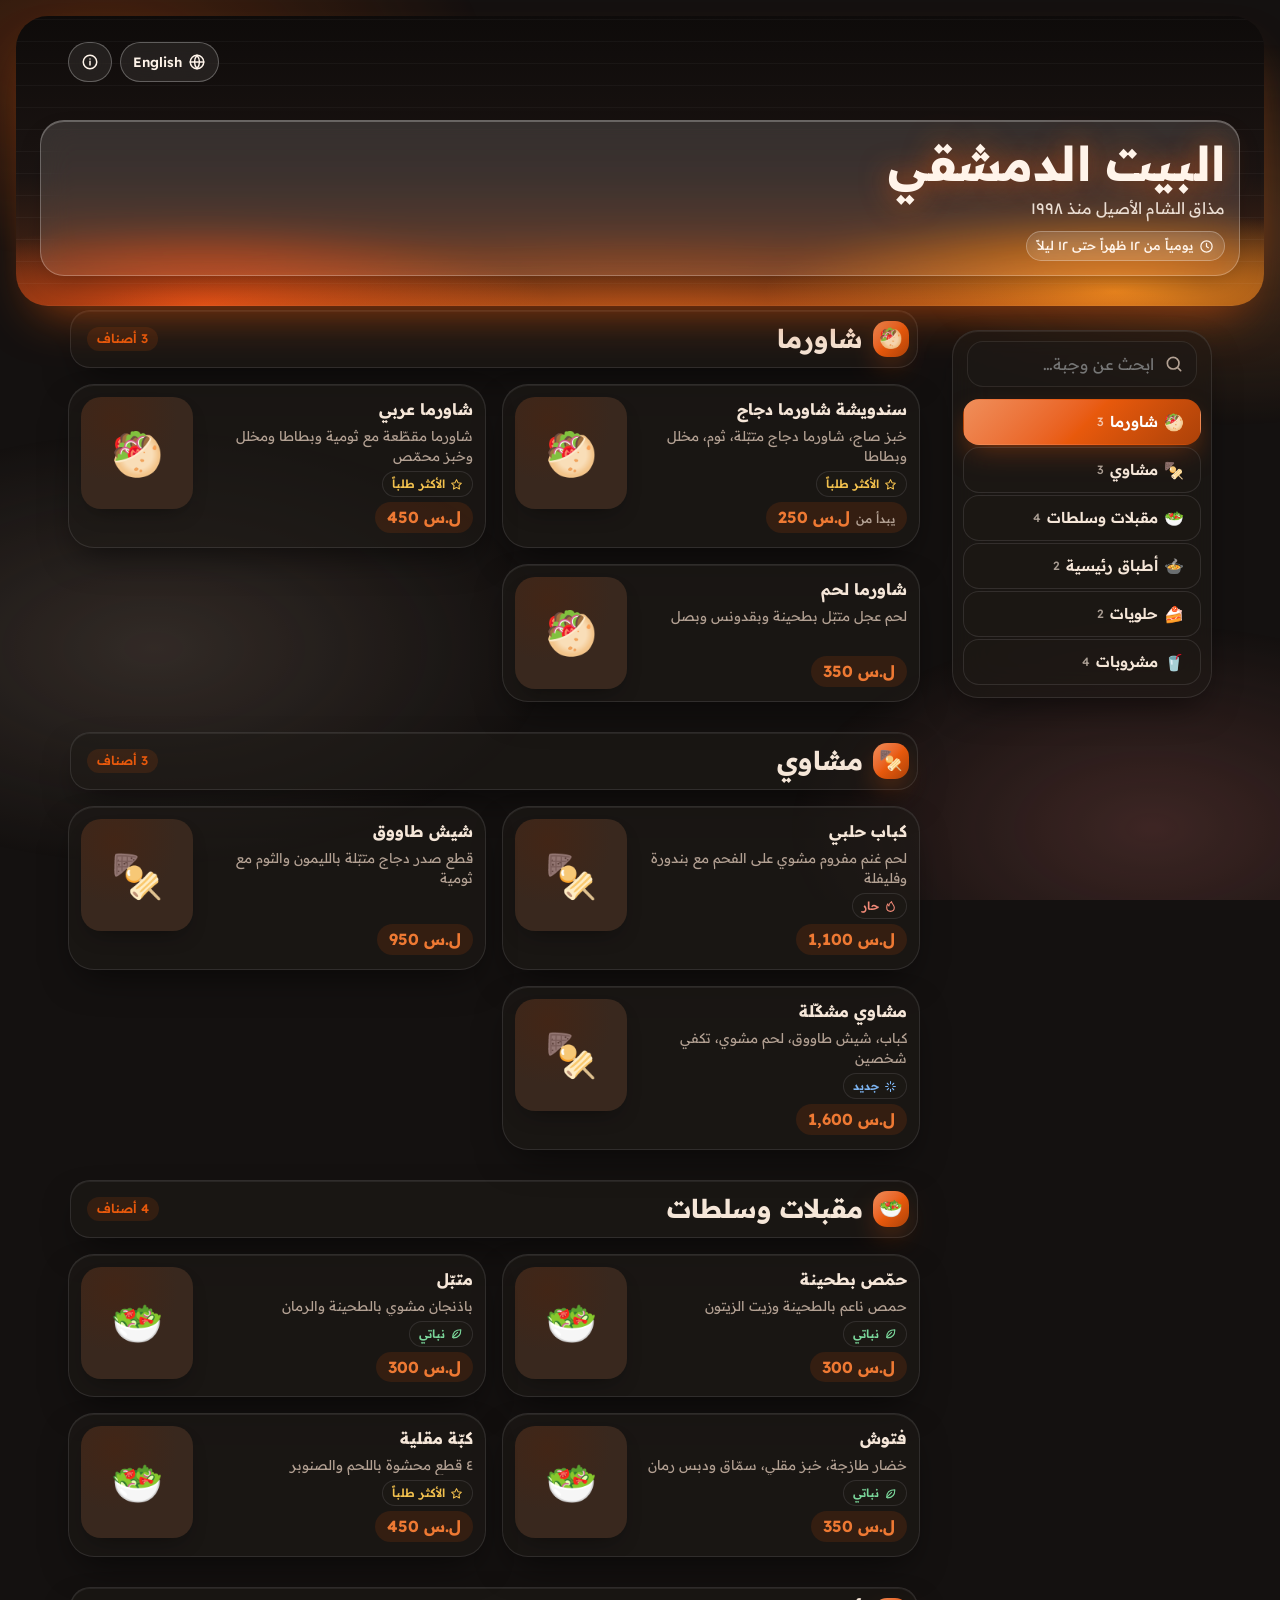
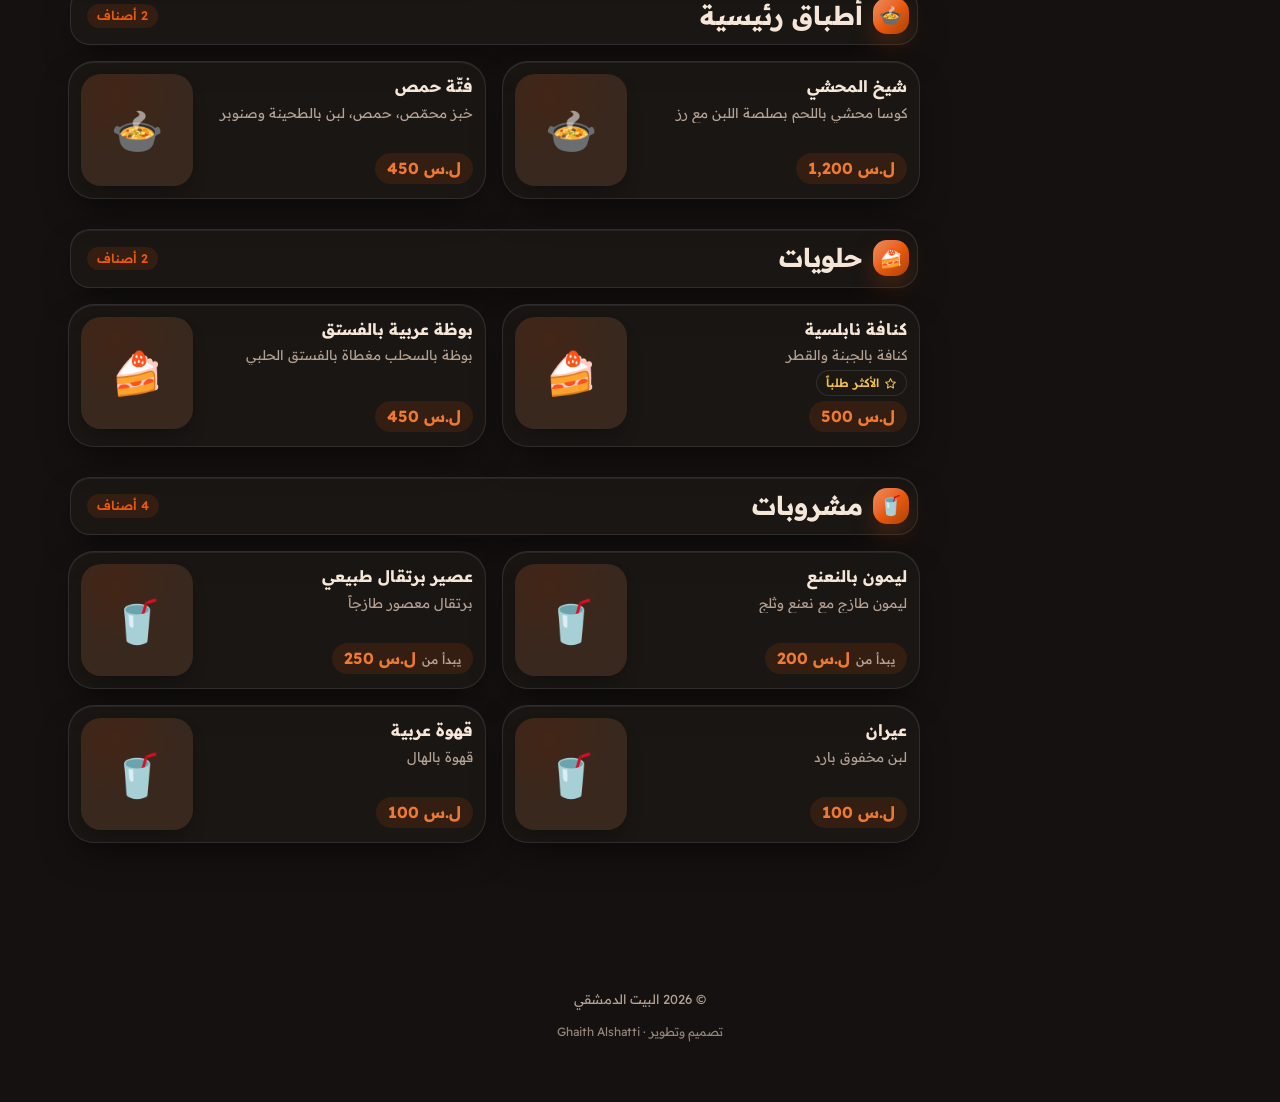
<file: index.html>
<!doctype html>
<html lang="ar" dir="rtl">
<head>
  <meta charset="utf-8">
  <meta name="viewport" content="width=device-width, initial-scale=1, viewport-fit=cover">
  <meta name="theme-color" content="#e8590c">
  <!--meta-->
  <meta name="description" content="مذاق الشام الأصيل منذ ١٩٩٨">
  <meta property="og:type" content="website">
  <meta property="og:title" content="البيت الدمشقي">
  <meta property="og:description" content="مذاق الشام الأصيل منذ ١٩٩٨">
  <meta property="og:url" content="https://ghaithalshatti.github.io/damascene-house-static/">
  <!--/meta-->
  <title>البيت الدمشقي</title>
  <link rel="icon" href="data:image/svg+xml,%3Csvg xmlns='http://www.w3.org/2000/svg' viewBox='0 0 100 100'%3E%3Ctext y='.9em' font-size='90'%3E🍽️%3C/text%3E%3C/svg%3E">
  <link rel="preload" href="assets/fonts/readex-pro-arabic-wght-normal.woff2" as="font" type="font/woff2" crossorigin>
  <link rel="stylesheet" href="assets/css/base.css">
  <link rel="stylesheet" href="assets/css/menu.css">
  <link rel="stylesheet" href="assets/css/themes.css">
  <link rel="stylesheet" href="assets/css/glass.css">
  <link rel="stylesheet" href="assets/css/style-app.css">
  <link rel="stylesheet" href="assets/css/style-magazine.css">
</head>
<body>
  <div id="app">
    <div class="skeleton sk-hero"></div>
    <div class="wrap" style="padding:20px 16px;display:grid;gap:12px">
      <div class="skeleton" style="height:40px;width:70%"></div>
      <div class="skeleton sk-card"></div><div class="skeleton sk-card"></div><div class="skeleton sk-card"></div>
    </div>
  </div>
  <script type="module" src="assets/js/menu.js"></script>
</body>
</html>
</file>
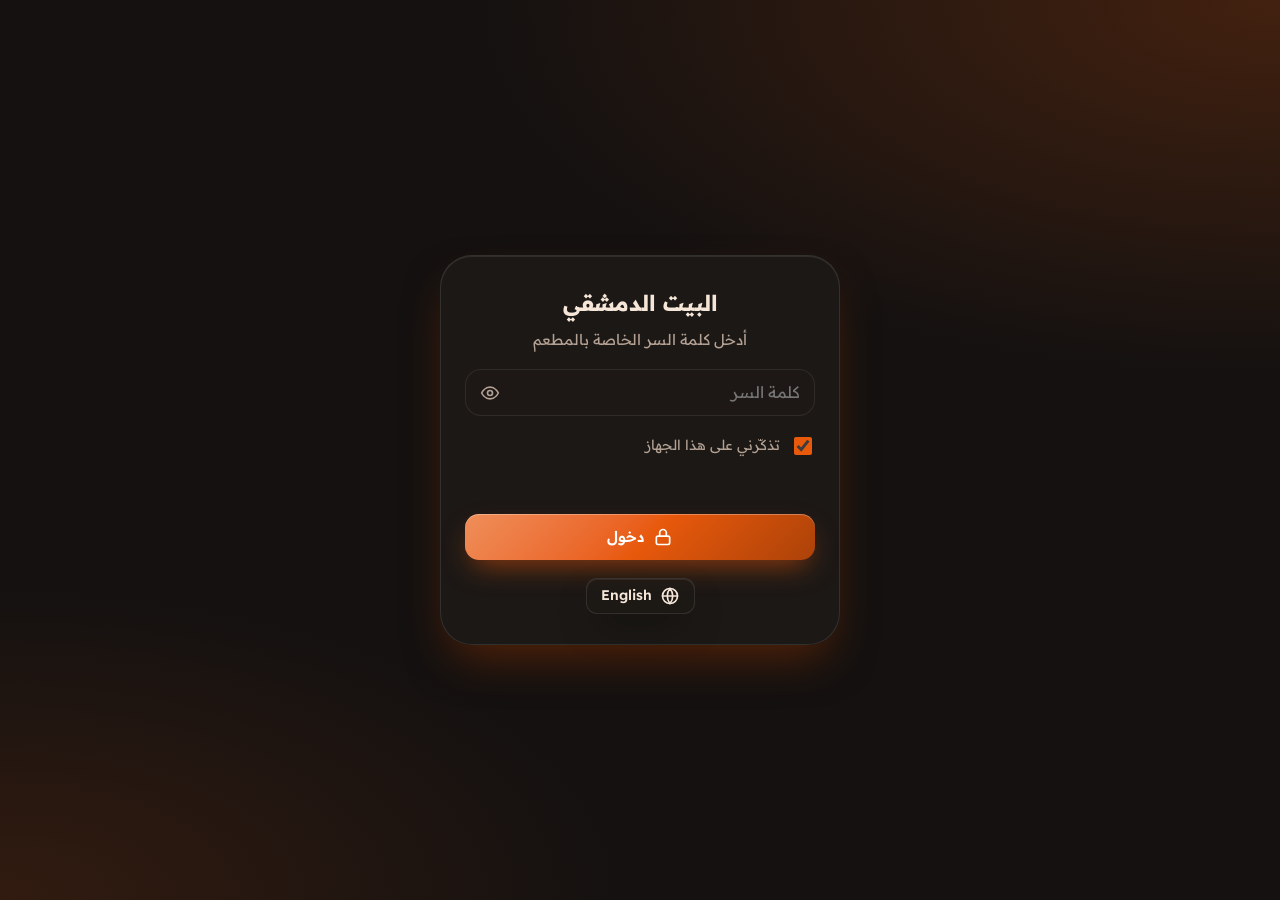
<file: admin/index.html>
<!doctype html>
<html lang="ar" dir="rtl">
<head>
  <meta charset="utf-8">
  <meta name="viewport" content="width=device-width, initial-scale=1, viewport-fit=cover">
  <meta name="theme-color" content="#B5532C">
  <meta name="robots" content="noindex, nofollow">
  <title>لوحة الإدارة</title>
  <link rel="icon" href="data:image/svg+xml,%3Csvg xmlns='http://www.w3.org/2000/svg' viewBox='0 0 100 100'%3E%3Ctext y='.9em' font-size='90'%3E⚙️%3C/text%3E%3C/svg%3E">
  <link rel="preload" href="../assets/fonts/readex-pro-arabic-wght-normal.woff2" as="font" type="font/woff2" crossorigin>
  <link rel="stylesheet" href="../assets/css/base.css">
  <link rel="stylesheet" href="../assets/css/admin.css">
  <link rel="stylesheet" href="../assets/css/themes.css">
  <link rel="stylesheet" href="../assets/css/glass.css">
  <link rel="stylesheet" href="../assets/css/style-app.css">
  <link rel="stylesheet" href="../assets/css/style-magazine.css">
</head>
<body class="adm">
  <div id="app"><div class="login"><div class="spinner" style="color:var(--primary);width:28px;height:28px"></div></div></div>
  <script src="../assets/vendor/Sortable.min.js"></script>
  <script type="module" src="../assets/js/admin.js"></script>
</body>
</html>
</file>
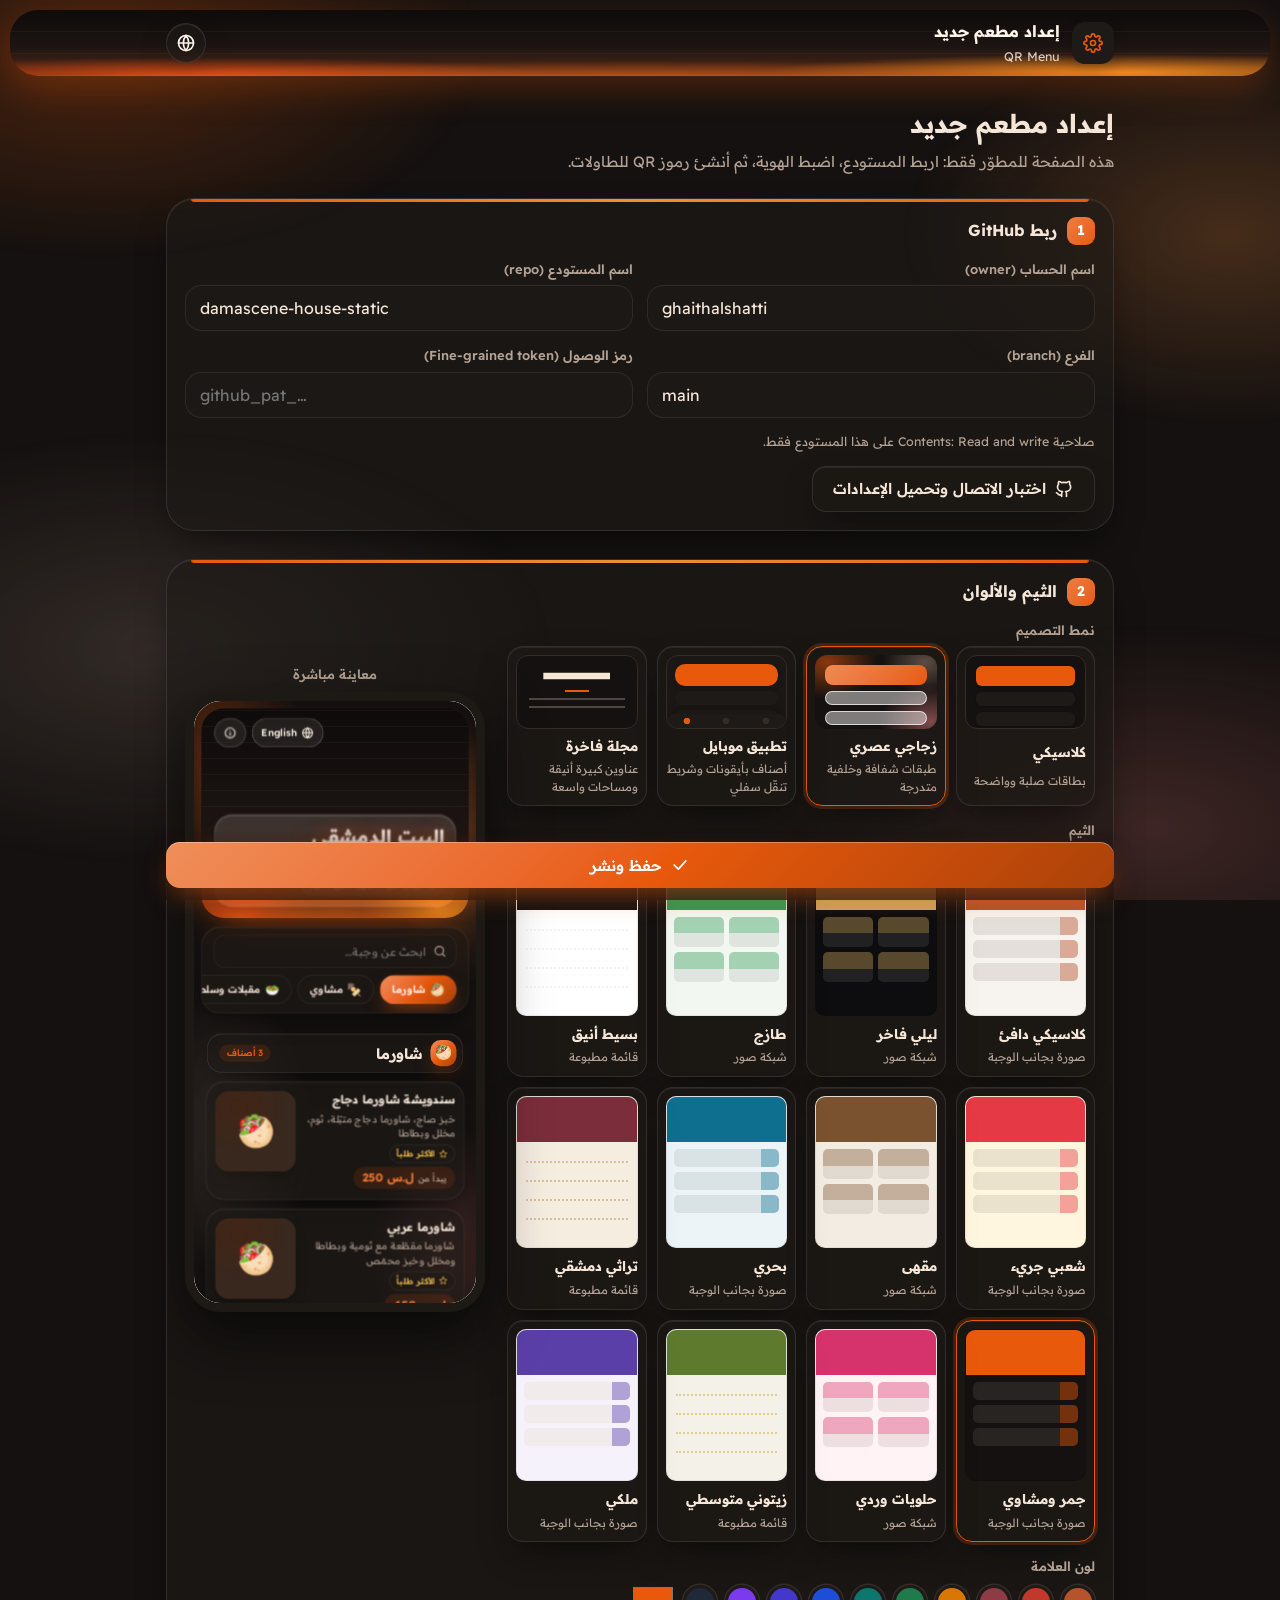
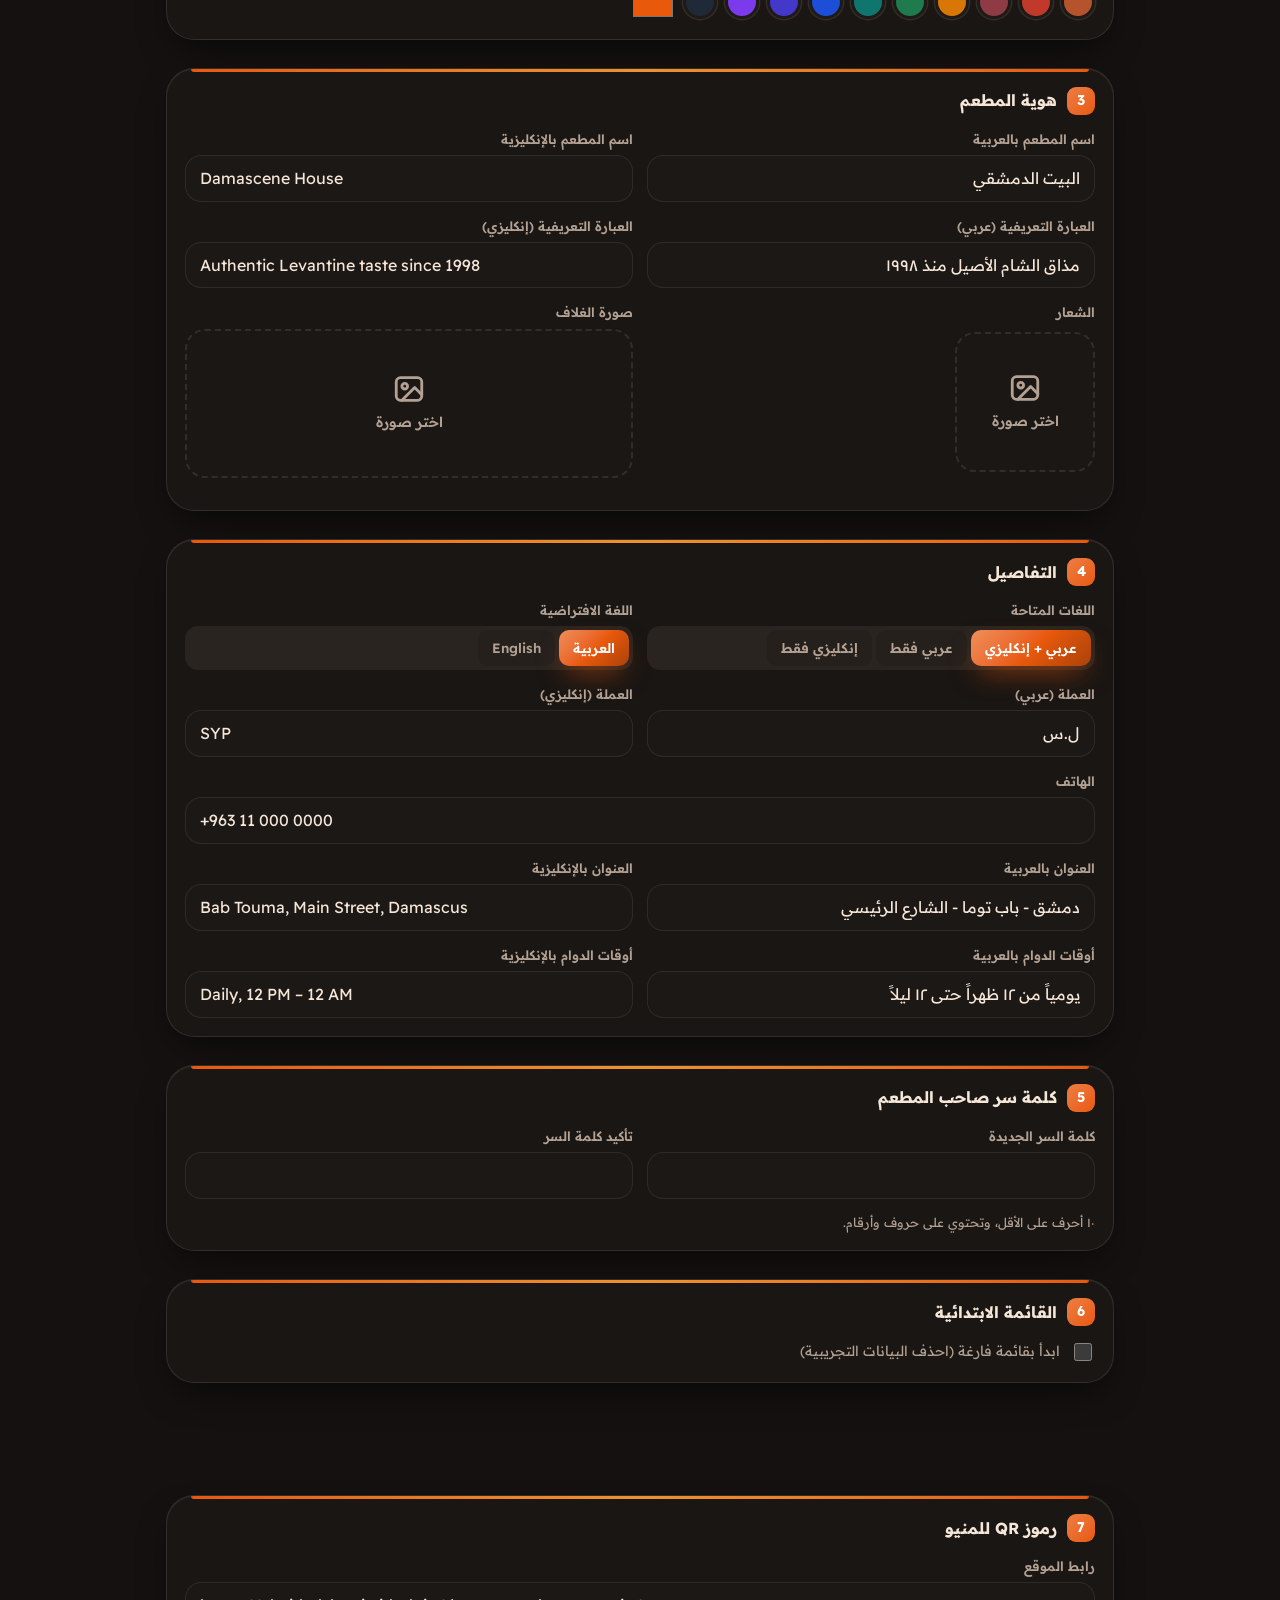
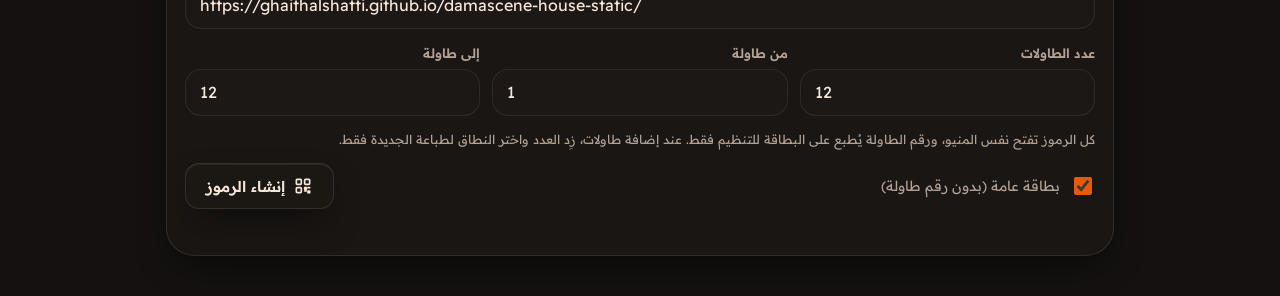
<file: setup/index.html>
<!doctype html>
<html lang="ar" dir="rtl">
<head>
  <meta charset="utf-8">
  <meta name="viewport" content="width=device-width, initial-scale=1, viewport-fit=cover">
  <meta name="theme-color" content="#B5532C">
  <meta name="robots" content="noindex, nofollow">
  <title>Setup</title>
  <link rel="icon" href="data:image/svg+xml,%3Csvg xmlns='http://www.w3.org/2000/svg' viewBox='0 0 100 100'%3E%3Ctext y='.9em' font-size='90'%3E🛠️%3C/text%3E%3C/svg%3E">
  <link rel="preload" href="../assets/fonts/readex-pro-arabic-wght-normal.woff2" as="font" type="font/woff2" crossorigin>
  <link rel="stylesheet" href="../assets/css/base.css">
  <link rel="stylesheet" href="../assets/css/admin.css">
  <link rel="stylesheet" href="../assets/css/themes.css">
  <link rel="stylesheet" href="../assets/css/glass.css">
  <link rel="stylesheet" href="../assets/css/style-app.css">
  <link rel="stylesheet" href="../assets/css/style-magazine.css">
</head>
<body class="adm">
  <div id="app"><div class="login"><div class="spinner" style="color:var(--primary);width:28px;height:28px"></div></div></div>
  <script type="module" src="../assets/js/setup.js"></script>
</body>
</html>
</file>
<file: assets/css/base.css>
/* ===== Fonts (self-hosted, no external requests) ===== */
@font-face { font-family: 'Readex'; font-style: normal; font-display: swap; font-weight: 160 700;
  src: url(../fonts/readex-pro-arabic-wght-normal.woff2) format('woff2-variations'), url(../fonts/readex-pro-arabic-wght-normal.woff2) format('woff2');
  unicode-range: U+0600-06FF,U+0750-077F,U+0870-088E,U+0890-0891,U+0897-08E1,U+08E3-08FF,U+200C-200E,U+2010-2011,U+204F,U+2E41,U+FB50-FDFF,U+FE70-FE74,U+FE76-FEFC; }
@font-face { font-family: 'Readex'; font-style: normal; font-display: swap; font-weight: 160 700;
  src: url(../fonts/readex-pro-latin-ext-wght-normal.woff2) format('woff2-variations'), url(../fonts/readex-pro-latin-ext-wght-normal.woff2) format('woff2');
  unicode-range: U+0100-02BA,U+02BD-02C5,U+02C7-02CC,U+02CE-02D7,U+02DD-02FF,U+0304,U+0308,U+0329,U+1D00-1DBF,U+1E00-1E9F,U+1EF2-1EFF,U+2020,U+20A0-20AB,U+20AD-20C0,U+2113,U+2C60-2C7F,U+A720-A7FF; }
@font-face { font-family: 'Readex'; font-style: normal; font-display: swap; font-weight: 160 700;
  src: url(../fonts/readex-pro-latin-wght-normal.woff2) format('woff2-variations'), url(../fonts/readex-pro-latin-wght-normal.woff2) format('woff2');
  unicode-range: U+0000-00FF,U+0131,U+0152-0153,U+02BB-02BC,U+02C6,U+02DA,U+02DC,U+0304,U+0308,U+0329,U+2000-206F,U+20AC,U+2122,U+2191,U+2193,U+2212,U+2215,U+FEFF,U+FFFD; }

/* ===== Tokens ===== */
:root {
  --primary: #B5532C; --on-primary: #fff;
  --bg: #F7F3EE; --surface: #FFFFFF; --surface-2: #F1ECE5; --text: #1F1A15; --muted: #776D63; --line: #E9E2D8;
  --danger: #C6372B; --ok: #2E7D4F; --warn: #B7791F;
  --primary-soft: color-mix(in srgb, var(--primary) 12%, var(--surface));
  --primary-strong: color-mix(in srgb, var(--primary) 82%, #000);
  --radius: 18px; --radius-sm: 12px;
  --shadow-sm: 0 1px 2px rgba(31, 26, 21, .06), 0 1px 1px rgba(31, 26, 21, .04);
  --shadow: 0 8px 28px rgba(31, 26, 21, .10), 0 2px 6px rgba(31, 26, 21, .06);
  --shadow-lg: 0 24px 60px rgba(31, 26, 21, .22);
  --ease: cubic-bezier(.2, .8, .2, 1);
  --font: 'Readex', system-ui, -apple-system, 'Segoe UI', Tahoma, sans-serif;
  --font-display: var(--font);
  --hero-bg: var(--primary); --hero-text: #fff; --hero-pattern: none;
  --glass-bg: rgba(255,255,255,.18); --glass-border: rgba(255,255,255,.24); --glass-text: #fff;
  --card-border: 1px solid var(--line); --card-shadow: var(--shadow-sm); --card-shadow-hover: var(--shadow);
  --chip-active-bg: var(--text); --chip-active-text: var(--bg); --price: var(--primary);
  color-scheme: light;
}
[data-theme="dark"] {
  --bg: #121110; --surface: #1C1A18; --surface-2: #262320; --text: #F4EFE8; --muted: #A79E93; --line: #2F2B27;
  --primary-soft: color-mix(in srgb, var(--primary) 22%, var(--surface));
  --shadow-sm: 0 1px 2px rgba(0,0,0,.4); --shadow: 0 8px 28px rgba(0,0,0,.45); --shadow-lg: 0 24px 60px rgba(0,0,0,.6);
  color-scheme: dark;
}

/* ===== Reset ===== */
*, *::before, *::after { box-sizing: border-box; }
html { -webkit-text-size-adjust: 100%; scroll-behavior: smooth; }
body { margin: 0; font-family: var(--font); background: var(--bg); color: var(--text); line-height: 1.55; font-size: 15px; -webkit-font-smoothing: antialiased; -webkit-tap-highlight-color: transparent; }
body.no-scroll { overflow: hidden; }
img { max-width: 100%; display: block; }
button, input, select, textarea { font: inherit; color: inherit; }
button { cursor: pointer; background: none; border: 0; padding: 0; }
a { color: inherit; }
h1, h2, h3, h4, p { margin: 0; }
[hidden] { display: none !important; }
.ic { width: 20px; height: 20px; flex: none; }
.sr-only { position: absolute; width: 1px; height: 1px; overflow: hidden; clip: rect(0 0 0 0); white-space: nowrap; }
.num { font-variant-numeric: tabular-nums; direction: ltr; unicode-bidi: isolate; }

/* ===== Buttons ===== */
.btn { display: inline-flex; align-items: center; justify-content: center; gap: 8px; min-height: 46px; padding: 0 20px; border-radius: 14px; font-weight: 600; font-size: 15px; transition: transform .15s var(--ease), background .2s, box-shadow .2s, opacity .2s; user-select: none; white-space: nowrap; }
.btn:active { transform: scale(.97); }
.btn:disabled { opacity: .55; pointer-events: none; }
.btn--primary { background: var(--primary); color: var(--on-primary); box-shadow: 0 6px 18px color-mix(in srgb, var(--primary) 35%, transparent); }
.btn--primary:hover { background: var(--primary-strong); }
.btn--ghost { background: var(--surface-2); color: var(--text); }
.btn--outline { border: 1.5px solid var(--line); background: var(--surface); }
.btn--danger { background: var(--danger); color: #fff; }
.btn--danger-ghost { color: var(--danger); background: color-mix(in srgb, var(--danger) 10%, var(--surface)); }
.btn--block { width: 100%; }
.btn--sm { min-height: 36px; padding: 0 14px; font-size: 14px; border-radius: 11px; }
.icon-btn { width: 42px; height: 42px; border-radius: 50%; display: inline-grid; place-items: center; background: var(--surface); color: var(--text); box-shadow: var(--shadow-sm); transition: transform .15s var(--ease), background .2s; flex: none; }
.icon-btn:active { transform: scale(.92); }
.spinner { width: 18px; height: 18px; border-radius: 50%; border: 2.5px solid currentColor; border-top-color: transparent; animation: spin .8s linear infinite; }
@keyframes spin { to { transform: rotate(360deg); } }

/* ===== Forms ===== */
.field { display: grid; gap: 6px; }
.field > span, .label { font-size: 13px; font-weight: 600; color: var(--muted); }
.input, .select, .textarea { width: 100%; min-height: 46px; padding: 10px 14px; border-radius: 12px; border: 1.5px solid var(--line); background: var(--surface); outline: none; transition: border-color .2s, box-shadow .2s; font-size: 16px; }
.textarea { min-height: 80px; resize: vertical; line-height: 1.5; }
.input:focus, .select:focus, .textarea:focus { border-color: var(--primary); box-shadow: 0 0 0 4px color-mix(in srgb, var(--primary) 16%, transparent); }
.input[dir="ltr"] { text-align: left; }
.field.invalid .input, .field.invalid .textarea { border-color: var(--danger); }
.hint { font-size: 12.5px; color: var(--muted); }
.switch { position: relative; display: inline-flex; align-items: center; gap: 10px; cursor: pointer; user-select: none; }
.switch input { position: absolute; opacity: 0; pointer-events: none; }
.switch__track { width: 46px; height: 28px; border-radius: 99px; background: var(--line); position: relative; transition: background .2s; flex: none; }
.switch__track::after { content: ''; position: absolute; top: 3px; inset-inline-start: 3px; width: 22px; height: 22px; border-radius: 50%; background: #fff; box-shadow: 0 1px 3px rgba(0,0,0,.25); transition: transform .22s var(--ease); }
.switch input:checked + .switch__track { background: var(--ok); }
.switch input:checked + .switch__track::after { transform: translateX(18px); }
[dir="rtl"] .switch input:checked + .switch__track::after { transform: translateX(-18px); }
.switch input:focus-visible + .switch__track { box-shadow: 0 0 0 4px color-mix(in srgb, var(--ok) 25%, transparent); }

/* ===== Sheets (bottom on mobile, centered on desktop) ===== */
.sheet { position: fixed; inset: 0; z-index: 60; background: rgba(15, 12, 10, 0); display: flex; align-items: flex-end; justify-content: center; transition: background .28s var(--ease); }
.sheet.open { background: rgba(15, 12, 10, .5); backdrop-filter: blur(2px); }
.sheet__panel { width: 100%; max-width: 560px; max-height: 92vh; background: var(--surface); border-radius: 24px 24px 0 0; box-shadow: var(--shadow-lg); transform: translateY(100%); transition: transform .32s var(--ease); display: flex; flex-direction: column; overflow: hidden; }
.sheet.open .sheet__panel { transform: none; }
.sheet__grip { width: 42px; height: 5px; border-radius: 9px; background: var(--line); margin: 10px auto 0; flex: none; }
.sheet__head { display: flex; align-items: center; justify-content: space-between; gap: 12px; padding: 14px 20px 10px; flex: none; }
.sheet__head h2 { font-size: 19px; font-weight: 700; }
.sheet__body { padding: 4px 20px 20px; overflow-y: auto; overscroll-behavior: contain; flex: 1; }
.sheet__foot { padding: 14px 20px calc(14px + env(safe-area-inset-bottom)); border-top: 1px solid var(--line); background: var(--surface); flex: none; }
.sheet--center { align-items: center; padding: 20px; }
.sheet--center .sheet__panel { border-radius: 22px; transform: scale(.94); opacity: 0; transition: transform .25s var(--ease), opacity .2s; max-width: 400px; }
.sheet--center.open .sheet__panel { transform: none; opacity: 1; }
@media (min-width: 700px) {
  .sheet { align-items: center; padding: 24px; }
  .sheet__panel { border-radius: 24px; transform: translateY(24px) scale(.98); opacity: 0; transition: transform .3s var(--ease), opacity .25s; }
  .sheet.open .sheet__panel { opacity: 1; }
  .sheet__grip { display: none; }
}
.dialog { padding: 24px; gap: 20px; }
.dialog__msg { font-size: 16px; font-weight: 500; line-height: 1.6; }
.dialog__actions { display: flex; gap: 10px; justify-content: flex-end; }
.dialog__actions .btn { flex: 1; }

/* ===== Toasts ===== */
.toasts { position: fixed; z-index: 100; inset-inline: 0; top: calc(12px + env(safe-area-inset-top)); display: grid; justify-items: center; gap: 8px; pointer-events: none; padding: 0 16px; }
.toast { display: flex; align-items: center; gap: 10px; padding: 12px 18px; border-radius: 14px; background: #1F1A15; color: #fff; box-shadow: var(--shadow-lg); font-size: 14.5px; font-weight: 500; transform: translateY(-14px); opacity: 0; transition: transform .3s var(--ease), opacity .3s; max-width: 520px; }
.toast.in { transform: none; opacity: 1; }
.toast--ok .ic { color: #6EE7A1; } .toast--err { background: var(--danger); }

/* ===== Stepper ===== */
.stepper { display: inline-flex; align-items: center; gap: 4px; background: var(--surface-2); border-radius: 99px; padding: 4px; }
.stepper button { width: 36px; height: 36px; border-radius: 50%; display: grid; place-items: center; background: var(--surface); box-shadow: var(--shadow-sm); transition: transform .12s; }
.stepper button:active { transform: scale(.88); }
.stepper button .ic { width: 18px; height: 18px; }
.stepper output { min-width: 28px; text-align: center; font-weight: 700; font-size: 16px; }

/* ===== Misc ===== */
.banner { padding: 10px 16px; font-size: 13px; text-align: center; background: color-mix(in srgb, var(--warn) 16%, var(--surface)); color: color-mix(in srgb, var(--warn) 70%, var(--text)); font-weight: 500; }
.skeleton { background: linear-gradient(90deg, var(--surface-2) 25%, color-mix(in srgb, var(--surface-2) 60%, var(--surface)) 50%, var(--surface-2) 75%); background-size: 200% 100%; animation: shimmer 1.3s infinite; border-radius: 12px; }
@keyframes shimmer { to { background-position: -200% 0; } }
.chip { display: inline-flex; align-items: center; gap: 5px; padding: 3px 9px; border-radius: 99px; font-size: 11.5px; font-weight: 600; background: var(--surface-2); color: var(--muted); white-space: nowrap; }
.chip .ic { width: 13px; height: 13px; }
.chip--popular { background: color-mix(in srgb, #E8A317 18%, var(--surface)); color: #9A6A00; }
.chip--new { background: color-mix(in srgb, #2F7FD8 15%, var(--surface)); color: #1E5FA8; }
.chip--spicy { background: color-mix(in srgb, #D9412B 14%, var(--surface)); color: #B23421; }
.chip--veg { background: color-mix(in srgb, #2E9A55 15%, var(--surface)); color: #23793F; }
[data-theme="dark"] .chip--popular { color: #F2C14E; } [data-theme="dark"] .chip--new { color: #7DB5F2; }
[data-theme="dark"] .chip--spicy { color: #F28B78; } [data-theme="dark"] .chip--veg { color: #7AD69A; }
@media (prefers-reduced-motion: reduce) { *, *::before, *::after { animation: none !important; transition: none !important; scroll-behavior: auto !important; } }
input[type=search]::-webkit-search-cancel-button, input[type=search]::-webkit-search-decoration { -webkit-appearance: none; display: none; }

/* ===== Search box (shared) ===== */
.search__box { flex: 1; min-width: 0; display: flex; align-items: center; gap: 8px; background: var(--surface); border: 1.5px solid var(--line); border-radius: 14px; padding: 0 12px; height: 46px; transition: border-color .2s, box-shadow .2s; }
.search__box:focus-within { border-color: var(--primary); box-shadow: 0 0 0 4px color-mix(in srgb, var(--primary) 14%, transparent); }
.search__box .ic { color: var(--muted); }
.search__box input { flex: 1; width: 100%; border: 0; outline: 0; background: none; font-size: 16px; min-width: 0; }
.search__clear { color: var(--muted); display: grid; place-items: center; width: 28px; height: 28px; border-radius: 50%; }
</file>
<file: assets/css/menu.css>
/* ===== Customer menu — layout & components (themes live in themes.css) ===== */
.wrap { width: 100%; max-width: 760px; margin: 0 auto; }

/* ---------- Hero ---------- */
.hero { position: relative; color: var(--hero-text); overflow: hidden; isolation: isolate; padding: calc(14px + env(safe-area-inset-top)) 18px 38px; min-height: 270px; display: flex; flex-direction: column; }
.hero > .wrap { width: 100%; }
.hero__bg { position: absolute; inset: 0; z-index: -1; background: var(--hero-bg); }
.hero__bg::after { content: ''; position: absolute; inset: 0; background: var(--hero-pattern); opacity: var(--hero-pattern-opacity, 1); }
.hero__bg::before { content: ''; position: absolute; inset: 0; z-index: 1; background: var(--hero-edge, none); pointer-events: none; }
.hero--cover .hero__bg::before { z-index: 2; }
.hero--cover { --hero-text: #fff; --glass-bg: rgba(255,255,255,.18); --glass-border: rgba(255,255,255,.25); --glass-text: #fff; }
.hero--cover .hero__bg { background: var(--cover) center / cover no-repeat; }
.hero--cover .hero__bg::after { opacity: 1; background: linear-gradient(180deg, rgba(0,0,0,.38) 0%, rgba(0,0,0,.12) 40%, rgba(0,0,0,.74) 100%); }
.hero__top { display: flex; align-items: center; gap: 8px; }
.hero__top .spacer { flex: 1; }
.glass-btn { height: 40px; min-width: 40px; padding: 0 12px; border-radius: 99px; display: inline-flex; align-items: center; justify-content: center; gap: 6px; color: var(--glass-text); background: var(--glass-bg); border: 1px solid var(--glass-border); backdrop-filter: blur(8px); -webkit-backdrop-filter: blur(8px); font-weight: 600; font-size: 13.5px; transition: transform .15s; white-space: nowrap; }
.glass-btn:active { transform: scale(.95); }
.glass-btn .ic { width: 18px; height: 18px; }
.hero__brand { margin-top: auto; display: flex; align-items: center; gap: 14px; padding-top: 34px; }
.logo { width: 74px; height: 74px; border-radius: calc(var(--radius) + 4px); background: var(--surface); display: grid; place-items: center; overflow: hidden; box-shadow: 0 10px 26px rgba(0,0,0,.2); flex: none; color: var(--primary); font-weight: 700; font-size: 30px; font-family: var(--font-display); }
.logo img { width: 100%; height: 100%; object-fit: cover; }
.hero__name { font-family: var(--font-display); font-size: clamp(24px, 6.6vw, 34px); font-weight: 700; line-height: 1.2; text-wrap: balance; }
.hero__tag { opacity: .88; font-size: 14.5px; margin-top: 4px; }
.hero__meta { display: flex; flex-wrap: wrap; gap: 8px; margin-top: 10px; }
.hero__meta .glass-btn { height: 30px; font-size: 12.5px; font-weight: 500; padding: 0 10px; }
.hero__meta .ic { width: 15px; height: 15px; }

/* ---------- Shell: sticky bar + content ---------- */
.bar { position: sticky; top: 0; z-index: 30; background: color-mix(in srgb, var(--bg) 88%, transparent); backdrop-filter: saturate(1.4) blur(14px); -webkit-backdrop-filter: saturate(1.4) blur(14px); border-bottom: 1px solid transparent; transition: border-color .2s, box-shadow .2s; margin-top: -20px; border-radius: 20px 20px 0 0; }
.bar.stuck { border-bottom-color: var(--line); box-shadow: 0 6px 20px rgba(0,0,0,.05); border-radius: 0; }
.mini-logo { width: 0; height: 40px; border-radius: 12px; overflow: hidden; background: var(--primary); color: var(--on-primary); display: grid; place-items: center; font-size: 16px; font-weight: 700; flex: none; opacity: 0; margin-inline-end: -8px; transition: width .25s var(--ease), opacity .2s, margin .25s var(--ease); }
.mini-logo img { width: 100%; height: 100%; object-fit: cover; }
.bar.stuck .mini-logo { width: 40px; opacity: 1; margin-inline-end: 0; }
.search { display: flex; align-items: center; gap: 8px; padding: 14px 16px 2px; }
.cats { display: flex; gap: 8px; overflow-x: auto; padding: 8px 16px 12px; scrollbar-width: none; scroll-padding-inline: 16px; }
.cats::-webkit-scrollbar { display: none; }
.cat { flex: none; display: inline-flex; align-items: center; gap: 6px; height: 40px; padding: 0 16px; border-radius: 99px; background: var(--surface); border: 1.5px solid var(--line); font-weight: 600; font-size: 14px; color: var(--muted); transition: all .2s var(--ease); }
.cat.active { background: var(--chip-active-bg); border-color: var(--chip-active-bg); color: var(--chip-active-text); }
.cat__icon { font-size: 16px; line-height: 1; }
.cat__n { display: none; }

main { padding: 6px 16px 120px; }
.sec { padding-top: 18px; }
.sec__title { display: flex; align-items: center; gap: 10px; font-family: var(--font-display); font-size: 20px; font-weight: 700; margin: 4px 2px 12px; }
.sec__icon { width: 36px; height: 36px; border-radius: 12px; background: var(--primary-soft); display: grid; place-items: center; font-size: 19px; flex: none; }
.sec__count { font-family: var(--font); font-size: 12.5px; font-weight: 500; color: var(--muted); margin-inline-start: auto; white-space: nowrap; }

/* ---------- Cards: base = "row" layout (photo beside text) ---------- */
.items { display: grid; gap: 12px; grid-template-columns: minmax(0, 1fr); }
.card { position: relative; display: flex; gap: 14px; padding: 12px; background: var(--surface); border-radius: var(--radius); box-shadow: var(--card-shadow); border: var(--card-border); cursor: pointer; transition: transform .18s var(--ease), box-shadow .2s; animation: rise .45s var(--ease) both; }
.card:active { transform: scale(.985); }
@media (hover: hover) { .card:hover { box-shadow: var(--card-shadow-hover); transform: translateY(-2px); } }
@keyframes rise { from { opacity: 0; transform: translateY(10px); } }
.card__body { flex: 1; min-width: 0; display: flex; flex-direction: column; gap: 5px; padding: 2px 0; }
.card__name { font-family: var(--font-display); font-size: 16px; font-weight: 700; line-height: 1.35; }
.card__desc { color: var(--muted); font-size: 13.5px; line-height: 1.5; display: -webkit-box; -webkit-line-clamp: 2; -webkit-box-orient: vertical; overflow: hidden; }
.card__tags { display: flex; flex-wrap: wrap; gap: 5px; }
.card__price { margin-top: auto; padding-top: 4px; font-weight: 700; color: var(--price); font-size: 16px; display: flex; align-items: baseline; flex-wrap: wrap; gap: 0 6px; }
.card__price small { color: var(--muted); font-weight: 500; font-size: 12px; }
.card__media { position: relative; width: 112px; height: 112px; flex: none; }
.card__media > .media { width: 100%; height: 100%; border-radius: var(--radius-sm); overflow: hidden; }
.media img { width: 100%; height: 100%; object-fit: cover; background: var(--surface-2); }
.ph { width: 100%; height: 100%; display: grid; place-items: center; background: radial-gradient(80% 80% at 30% 20%, color-mix(in srgb, var(--primary) 18%, var(--surface)) 0%, transparent 70%), color-mix(in srgb, var(--primary) 8%, var(--surface-2)); font-size: 42px; }
.pop { animation: pop .35s var(--ease); }
@keyframes pop { 40% { transform: scale(1.18); } }
@media (min-width: 700px) { [data-layout="row"] .items { grid-template-columns: repeat(2, minmax(0, 1fr)); } }

/* ---------- "tile" layout (photo on top, grid) ---------- */
[data-layout="tile"] .items { grid-template-columns: repeat(2, minmax(0, 1fr)); gap: 12px; }
[data-layout="tile"] .card { flex-direction: column; padding: 0; gap: 0; overflow: hidden; }
[data-layout="tile"] .card__media { order: -1; width: 100%; height: auto; aspect-ratio: 4 / 3; }
[data-layout="tile"] .card__media > .media { border-radius: 0; }
[data-layout="tile"] .card__body { padding: 10px 12px 12px; gap: 4px; }
[data-layout="tile"] .card__name { font-size: 15px; }
[data-layout="tile"] .card__desc { font-size: 12.5px; }
[data-layout="tile"] .card__price { font-size: 15px; }
[data-layout="tile"] .ph { font-size: 54px; }
@media (min-width: 600px) { [data-layout="tile"] .items { grid-template-columns: repeat(3, minmax(0, 1fr)); gap: 14px; } }
@media (max-width: 339px) { [data-layout="tile"] .items { grid-template-columns: minmax(0, 1fr); } }

/* ---------- "list" layout (printed menu, dotted leaders) ---------- */
[data-layout="list"] .items { gap: 0; }
[data-layout="list"] .card { background: transparent; border: 0; box-shadow: none; border-radius: 0; padding: 14px 2px; border-bottom: 1px dashed var(--line); align-items: flex-start; gap: 12px; animation-name: fade-in; }
@keyframes fade-in { from { opacity: 0; } }
@media (hover: hover) { [data-layout="list"] .card:hover { transform: none; box-shadow: none; background: color-mix(in srgb, var(--primary) 4%, transparent); } }
[data-layout="list"] .card__media { width: auto; height: auto; align-self: center; }
[data-layout="list"] .card__media > .media { display: none; }
[data-layout="list"] .card__body { display: grid; grid-template-columns: fit-content(70%) minmax(10px, 1fr) auto; column-gap: 8px; row-gap: 4px; align-items: baseline; padding: 0; }
[data-layout="list"] .card__body::after { content: ''; grid-column: 2; grid-row: 1; align-self: end; margin-bottom: .45em; border-bottom: 2px dotted color-mix(in srgb, var(--muted) 45%, transparent); }
[data-layout="list"] .card__name { grid-column: 1; grid-row: 1; font-size: 16.5px; }
[data-layout="list"] .card__price { grid-column: 3; grid-row: 1; margin: 0; padding: 0; white-space: nowrap; }
[data-layout="list"] .card__desc { grid-column: 1 / -1; -webkit-line-clamp: 3; }
[data-layout="list"] .card__tags { grid-column: 1 / -1; }
@media (min-width: 900px) { [data-layout="list"] .items { grid-template-columns: repeat(2, minmax(0, 1fr)); column-gap: 44px; } }

.empty { text-align: center; padding: 56px 20px; color: var(--muted); display: grid; gap: 10px; justify-items: center; }
.empty .ic { width: 44px; height: 44px; opacity: .5; }

/* ---------- Footer ---------- */
.foot { text-align: center; padding: 26px 16px calc(120px + env(safe-area-inset-bottom)); color: var(--muted); font-size: 13px; display: grid; gap: 14px; justify-items: center; }
.socials { display: flex; gap: 10px; justify-content: center; flex-wrap: wrap; }
.socials a { width: 44px; height: 44px; border-radius: 50%; display: grid; place-items: center; background: var(--surface); box-shadow: var(--shadow-sm); border: var(--card-border); color: var(--text); }
.foot a.credit { color: var(--muted); text-decoration: none; font-size: 12px; opacity: .8; }

/* ---------- Cart bar ---------- */

/* ---------- Item sheet ---------- */
.item-sheet .sheet__body { padding-top: 16px; }
.item-media { position: relative; aspect-ratio: 16 / 10; background: var(--surface-2); flex: none; }
.item-media .media, .item-media .ph { width: 100%; height: 100%; }
.item-media .ph { font-size: 84px; }
.item-media .close-fab { position: absolute; top: 12px; inset-inline-end: 12px; }
.item__name { font-family: var(--font-display); font-size: 22px; font-weight: 700; line-height: 1.3; }
.item__price { color: var(--price); font-weight: 700; font-size: 19px; margin-top: 6px; display: flex; align-items: baseline; gap: 6px; }
.item__price small { color: var(--muted); font-weight: 500; font-size: 13px; }
.item__desc { color: var(--muted); margin-top: 10px; font-size: 15px; line-height: 1.7; }
.item__tags { display: flex; flex-wrap: wrap; gap: 6px; margin-top: 10px; }
.block { margin-top: 20px; display: grid; gap: 10px; }
.block__title { font-weight: 700; font-size: 15px; display: flex; align-items: center; gap: 8px; }
.sizes { display: grid; gap: 8px; }
.size { display: flex; align-items: center; gap: 12px; padding: 13px 14px; border-radius: var(--radius-sm); border: 1.5px solid var(--line); cursor: pointer; transition: border-color .2s, background .2s; }
.size input { appearance: none; width: 20px; height: 20px; border-radius: 50%; border: 2px solid var(--line); margin: 0; display: grid; place-items: center; flex: none; transition: border-color .2s; }
.size input::after { content: ''; width: 10px; height: 10px; border-radius: 50%; background: var(--primary); transform: scale(0); transition: transform .2s var(--ease); }
.size input:checked { border-color: var(--primary); }
.size input:checked::after { transform: scale(1); }
.size:has(input:checked) { border-color: var(--primary); background: var(--primary-soft); }
.size span { flex: 1; font-weight: 600; }
.size b { color: var(--muted); font-weight: 600; }

/* ---------- Cart sheet ---------- */
.link-btn { color: var(--muted); font-size: 14px; font-weight: 600; padding: 8px; justify-self: center; }

/* ---------- Ticket (show to waiter) ---------- */
@keyframes fade { from { opacity: 0; } }

/* ---------- Info sheet ---------- */
.info-head { display: flex; align-items: center; gap: 14px; margin-bottom: 8px; min-width: 0; }
.info-head .logo { width: 60px; height: 60px; border-radius: 18px; font-size: 24px; background: var(--primary-soft); box-shadow: none; }
.info-row { display: flex; align-items: flex-start; gap: 14px; padding: 14px 0; border-bottom: 1px solid var(--line); text-decoration: none; }
.info-row:last-of-type { border-bottom: 0; }
.info-row__icon { width: 40px; height: 40px; border-radius: 12px; background: var(--primary-soft); color: var(--primary); display: grid; place-items: center; flex: none; }
.info-row small { display: block; color: var(--muted); font-size: 12.5px; }
.info-row b { font-weight: 600; }

.sk-hero { height: 270px; border-radius: 0; }
.sk-card { height: 136px; border-radius: var(--radius); }

/* =====================================================================
   Responsive
   ===================================================================== */
/* Small phones (≤ 360px) */
@media (max-width: 360px) {
  body { font-size: 14px; }
  .hero { min-height: 236px; padding-inline: 14px; }
  .hero__brand { gap: 12px; padding-top: 26px; }
  .logo { width: 60px; height: 60px; font-size: 24px; border-radius: 18px; }
  #langBtn span { display: none; }
  .glass-btn { height: 36px; min-width: 36px; }
  main { padding-inline: 12px; }
  .search, .cats { padding-inline: 12px; }
  .card { gap: 12px; padding: 10px; }
  .card__media { width: 92px; height: 92px; }
  .card__name { font-size: 15px; }
  .card__desc { font-size: 12.5px; }
  .stepper button { width: 32px; height: 32px; }
  .sheet__body, .sheet__head, .sheet__foot { padding-inline: 16px; }
}

/* Tablets (≥ 700px) */
@media (min-width: 700px) {
  .hero { min-height: 310px; padding-inline: 28px; padding-bottom: 48px; }
  .logo { width: 92px; height: 92px; font-size: 38px; }
  .hero__name { font-size: 38px; }
  .hero__tag { font-size: 16px; }
  main { padding-inline: 20px; }
  .search, .cats { padding-inline: 20px; }
  .sec { padding-top: 26px; }
  .sec__title { font-size: 23px; }
}

/* Item sheet: photo beside details on wide screens */
@media (min-width: 900px) {
  .sheet__panel.item-sheet { max-width: 900px; display: grid; grid-template-columns: minmax(0, 1fr) minmax(0, 1fr); grid-template-rows: minmax(0, 1fr) auto; max-height: min(640px, 90vh); }
  .item-sheet .item-media { grid-row: 1 / 3; aspect-ratio: auto; height: 100%; min-height: 460px; }
  .item-sheet .sheet__body, .item-sheet .sheet__foot { grid-column: 2; }
  .item-sheet .sheet__body { padding-top: 24px; }
  .item-sheet .item__name { font-size: 26px; }
}

/* Desktop (≥ 1024px): sidebar categories + wide content */
@media (min-width: 1024px) {
  .wrap { max-width: 1200px; padding-inline: 28px; }
  .hero { min-height: 360px; padding: 26px 0 70px; }
  .hero__brand { padding-top: 40px; gap: 22px; }
  .logo { width: 112px; height: 112px; font-size: 46px; }
  .hero__name { font-size: 48px; }
  .shell { display: grid; grid-template-columns: 260px minmax(0, 1fr); gap: 32px; align-items: start; }
  .bar { top: 20px; margin-top: -44px; border-radius: var(--radius); background: var(--surface); border: var(--card-border); box-shadow: var(--card-shadow); backdrop-filter: none; -webkit-backdrop-filter: none; max-height: calc(100vh - 40px); overflow-y: auto; overflow-x: hidden; scrollbar-width: thin; }
  .bar.stuck { border-radius: var(--radius); border: var(--card-border); box-shadow: var(--card-shadow); }
  .mini-logo { display: none; }
  .search { padding: 14px 14px 6px; }
  .cats { flex-direction: column; overflow: visible; padding: 6px 10px 12px; gap: 2px; }
  .cat { width: 100%; justify-content: flex-start; background: transparent; border-color: transparent; border-radius: calc(var(--radius-sm) - 2px); height: 46px; font-size: 15px; }
  .cat:hover { background: var(--surface-2); color: var(--text); }
  .cat.active { background: var(--chip-active-bg); border-color: var(--chip-active-bg); color: var(--chip-active-text); }
  .cat__n { display: inline; margin-inline-start: auto; font-size: 12px; opacity: .65; font-weight: 500; }
  main { padding: 0 0 120px; }
  .sec:first-child { padding-top: 0; }
  .sec__title { font-size: 26px; margin-bottom: 16px; }
  .items { gap: 16px; }
  .foot { padding-bottom: 60px; }
}
@media (min-width: 1440px) {
  .wrap { max-width: 1360px; }
  [data-layout="tile"] .items { grid-template-columns: repeat(4, minmax(0, 1fr)); }
  [data-layout="row"] .items { grid-template-columns: repeat(2, minmax(0, 1fr)); }
}
/* Landscape phones: keep the hero short */
@media (max-height: 500px) and (orientation: landscape) {
  .hero { min-height: 200px; }
  .hero__brand { padding-top: 16px; }
}

/* ---------- view-only item sheet ---------- */
.item__cat { font-size: 13px; font-weight: 600; color: var(--muted); margin-bottom: 4px; }
.size--view { cursor: default; }
.size--view b { color: var(--price); font-weight: 700; }
</file>
<file: assets/css/themes.css>
/* ===== Customer-menu themes (selected in /setup, stored as config.theme.id) ===== */
@font-face { font-family: 'Amiri'; font-style: normal; font-weight: 700; font-display: swap; src: url(../fonts/amiri-arabic-700-normal.woff2) format('woff2');
  unicode-range: U+0600-06FF,U+0750-077F,U+0870-088E,U+0890-0891,U+0897-08E1,U+08E3-08FF,U+200C-200E,U+2010-2011,U+204F,U+2E41,U+FB50-FDFF,U+FE70-FE74,U+FE76-FEFC; }
@font-face { font-family: 'Amiri'; font-style: normal; font-weight: 700; font-display: swap; src: url(../fonts/amiri-latin-700-normal.woff2) format('woff2');
  unicode-range: U+0000-00FF,U+0131,U+0152-0153,U+02BB-02BC,U+02C6,U+02DA,U+02DC,U+0304,U+0308,U+0329,U+2000-206F,U+20AC,U+2122,U+2191,U+2193,U+2212,U+2215,U+FEFF,U+FFFD; }
@font-face { font-family: 'Reem Kufi'; font-style: normal; font-weight: 400 700; font-display: swap; src: url(../fonts/reem-kufi-arabic-wght-normal.woff2) format('woff2');
  unicode-range: U+0600-06FF,U+0750-077F,U+0870-088E,U+0890-0891,U+0897-08E1,U+08E3-08FF,U+200C-200E,U+2010-2011,U+204F,U+2E41,U+FB50-FDFF,U+FE70-FE74,U+FE76-FEFC; }
@font-face { font-family: 'Reem Kufi'; font-style: normal; font-weight: 400 700; font-display: swap; src: url(../fonts/reem-kufi-latin-wght-normal.woff2) format('woff2');
  unicode-range: U+0000-00FF,U+0131,U+0152-0153,U+02BB-02BC,U+02C6,U+02DA,U+02DC,U+0304,U+0308,U+0329,U+2000-206F,U+20AC,U+2122,U+2191,U+2193,U+2212,U+2215,U+FEFF,U+FFFD; }

/* 1 · Warm Classic ------------------------------------------------------ */
html[data-skin="classic"] {
  --hero-bg:
    radial-gradient(120% 90% at 100% 0%, color-mix(in srgb, var(--primary) 80%, #fff) 0%, transparent 60%),
    radial-gradient(90% 80% at 0% 100%, color-mix(in srgb, var(--primary) 55%, #000) 0%, transparent 70%),
    linear-gradient(160deg, color-mix(in srgb, var(--primary) 92%, #fff) 0%, color-mix(in srgb, var(--primary) 70%, #000) 100%);
  --hero-pattern: radial-gradient(circle at 1px 1px, rgba(255,255,255,.9) 1px, transparent 1.4px) 0 0 / 18px 18px;
  --hero-pattern-opacity: .13;
}

/* 2 · Midnight Luxe ----------------------------------------------------- */
html[data-skin="midnight"] {
  --bg: #0D0D0F; --surface: #16161A; --surface-2: #202026; --text: #F3EEE4; --muted: #A39E95; --line: #2A2A31;
  --font-display: 'Amiri', 'Readex', serif;
  --radius: 16px; --radius-sm: 12px;
  --primary-soft: color-mix(in srgb, var(--primary) 16%, var(--surface));
  --hero-bg: radial-gradient(70% 90% at 50% 0%, color-mix(in srgb, var(--primary) 30%, transparent) 0%, transparent 70%), linear-gradient(180deg, #17161A 0%, #0D0D0F 100%);
  --hero-pattern: linear-gradient(90deg, transparent 0, transparent calc(50% - 60px), color-mix(in srgb, var(--primary) 70%, transparent) calc(50% - 60px), color-mix(in srgb, var(--primary) 70%, transparent) calc(50% + 60px), transparent calc(50% + 60px)) bottom 18px left 0 / 100% 1px no-repeat;
  --hero-text: #F3EEE4;
  --glass-bg: rgba(255,255,255,.06); --glass-border: color-mix(in srgb, var(--primary) 35%, transparent); --glass-text: #F3EEE4;
  --card-border: 1px solid color-mix(in srgb, var(--primary) 18%, var(--line));
  --card-shadow: 0 10px 30px rgba(0,0,0,.35); --card-shadow-hover: 0 16px 40px rgba(0,0,0,.5);
  --chip-active-bg: var(--primary); --chip-active-text: var(--on-primary); --price: var(--primary);
}
html[data-skin="midnight"] .hero__brand { flex-direction: column; text-align: center; }
html[data-skin="midnight"] .hero__meta { justify-content: center; }
html[data-skin="midnight"] .logo { background: #16161A; border: 1px solid color-mix(in srgb, var(--primary) 45%, transparent); }
html[data-skin="midnight"] .hero__name { letter-spacing: .3px; font-size: clamp(30px, 8vw, 52px); }
html[data-skin="midnight"] .sec__title { justify-content: center; }
html[data-skin="midnight"] .sec__icon { display: none; }
html[data-skin="midnight"] .sec__title::before, html[data-skin="midnight"] .sec__title::after { content: ''; height: 1px; width: 40px; background: var(--primary); opacity: .6; }
html[data-skin="midnight"] .sec__count { display: none; }
html[data-skin="midnight"] .card__name, html[data-skin="midnight"] .item__name { font-size: 18px; }
html[data-skin="midnight"] .item__name { font-size: 26px; }

/* 3 · Fresh ------------------------------------------------------------- */
html[data-skin="fresh"] {
  --bg: #F2F7F1; --surface: #FFFFFF; --surface-2: #E7F1E5; --text: #17301F; --muted: #5E7565; --line: #DCE8DA;
  --radius: 26px; --radius-sm: 18px;
  --hero-bg:
    radial-gradient(40% 60% at 85% 20%, color-mix(in srgb, var(--primary) 32%, transparent) 0%, transparent 70%),
    radial-gradient(45% 55% at 10% 90%, color-mix(in srgb, #F2C14E 45%, transparent) 0%, transparent 70%),
    linear-gradient(180deg, color-mix(in srgb, var(--primary) 14%, #fff) 0%, #F2F7F1 100%);
  --hero-text: #17301F;
  --glass-bg: rgba(255,255,255,.75); --glass-border: rgba(23,48,31,.08); --glass-text: #17301F;
  --card-border: 0; --card-shadow: 0 6px 20px rgba(23,48,31,.07); --card-shadow-hover: 0 14px 34px rgba(23,48,31,.12);
  --chip-active-bg: var(--primary); --chip-active-text: var(--on-primary);
}
html[data-skin="fresh"] .table-badge { background: var(--primary); color: var(--on-primary); }
html[data-skin="fresh"] .cat { border: 0; box-shadow: 0 2px 8px rgba(23,48,31,.06); }

/* 4 · Minimal ----------------------------------------------------------- */
html[data-skin="minimal"] {
  --bg: #FFFFFF; --surface: #FFFFFF; --surface-2: #F4F4F4; --text: #111111; --muted: #6B6B6B; --line: #E6E6E6;
  --radius: 10px; --radius-sm: 8px;
  --primary-soft: #F4F4F4;
  --hero-bg: #FFFFFF; --hero-text: #111111; --hero-pattern: linear-gradient(var(--line), var(--line)) bottom / 100% 1px no-repeat;
  --glass-bg: #F2F2F2; --glass-border: transparent; --glass-text: #111111;
  --card-border: 1px solid var(--line); --card-shadow: none; --card-shadow-hover: none;
  --shadow-sm: none;
  --chip-active-bg: #111111; --chip-active-text: #FFFFFF; --price: var(--text);
}
html[data-skin="minimal"] .hero { min-height: 220px; }
html[data-skin="minimal"] .hero__brand { flex-direction: column; text-align: center; }
html[data-skin="minimal"] .hero__meta { justify-content: center; }
html[data-skin="minimal"] .logo { box-shadow: none; border: 1px solid var(--line); }
html[data-skin="minimal"] .hero__name { font-weight: 600; letter-spacing: -.3px; }
html[data-skin="minimal"] .table-badge { box-shadow: none; border: 1px solid var(--line); color: var(--text); }
html[data-skin="minimal"] .sec__icon { display: none; }
html[data-skin="minimal"] .sec__title { font-weight: 600; border-bottom: 2px solid var(--text); padding-bottom: 8px; margin-inline: 0; }
html[data-skin="minimal"] .cat { border-radius: 8px; }
html[data-skin="minimal"] .chip { background: transparent; border: 1px solid var(--line); color: var(--muted); }
html[data-skin="minimal"] .bar { margin-top: 0; }

/* 5 · Street Bold ------------------------------------------------------- */
html[data-skin="street"] {
  --bg: #FFF6DF; --surface: #FFFFFF; --surface-2: #FFEFC2; --text: #141414; --muted: #4D4D4D; --line: #141414;
  --font-display: 'Reem Kufi', 'Readex', sans-serif;
  --radius: 14px; --radius-sm: 10px;
  --primary-soft: #FFE7A3;
  --hero-bg: var(--primary);
  --hero-pattern: repeating-linear-gradient(-45deg, rgba(0,0,0,.09) 0 14px, transparent 14px 28px);
  --hero-text: #fff;
  --glass-bg: #141414; --glass-border: #141414; --glass-text: #FFFFFF;
  --card-border: 2.5px solid #141414; --card-shadow: 4px 4px 0 #141414; --card-shadow-hover: 7px 7px 0 #141414;
  --chip-active-bg: #141414; --chip-active-text: #FFD23F; --price: var(--primary);
}
html[data-skin="street"] .hero { border-bottom: 3px solid #141414; }
html[data-skin="street"] .hero__name { font-size: clamp(30px, 8.5vw, 56px); text-shadow: 3px 3px 0 #141414; }
html[data-skin="street"] .logo { border: 3px solid #141414; box-shadow: 4px 4px 0 #141414; border-radius: 16px; }
html[data-skin="street"] .table-badge { background: #FFD23F; color: #141414; border: 2.5px solid #141414; box-shadow: 3px 3px 0 #141414; }
html[data-skin="street"] .bar { margin-top: 0; border-radius: 0; }
html[data-skin="street"] .cat { border: 2px solid #141414; color: #141414; font-weight: 700; }
html[data-skin="street"] .sec__title { font-size: 24px; }
html[data-skin="street"] .sec__icon { background: #FFD23F; border: 2px solid #141414; }
html[data-skin="street"] .card__media > .media { border: 2px solid #141414; }
html[data-skin="street"] .chip { border: 1.5px solid #141414; }
html[data-skin="street"] .btn--primary { border: 2.5px solid #141414; box-shadow: 4px 4px 0 #141414; }
html[data-skin="street"] .sheet__panel { border: 3px solid #141414; }
html[data-skin="street"] .search__box { border: 2px solid #141414; }

/* 6 · Café -------------------------------------------------------------- */
html[data-skin="cafe"] {
  --bg: #F3ECE3; --surface: #FFFBF6; --surface-2: #EADFD2; --text: #2B1D14; --muted: #7D6A5C; --line: #E3D6C7;
  --radius: 22px; --radius-sm: 16px;
  --hero-bg: radial-gradient(60% 80% at 80% 10%, color-mix(in srgb, var(--primary) 60%, #E8C9A0) 0%, transparent 70%), linear-gradient(150deg, color-mix(in srgb, var(--primary) 85%, #000) 0%, #2B1D14 100%);
  --hero-pattern: radial-gradient(circle at 50% 50%, transparent 54%, rgba(255,240,220,.08) 55%, rgba(255,240,220,.08) 58%, transparent 59%) 0 0 / 120px 120px;
  --hero-text: #FFF7EC;
  --glass-bg: rgba(255,247,236,.14); --glass-border: rgba(255,247,236,.22); --glass-text: #FFF7EC;
  --card-border: 1px solid var(--line); --card-shadow: 0 4px 14px rgba(43,29,20,.06); --card-shadow-hover: 0 14px 30px rgba(43,29,20,.12);
  --chip-active-bg: var(--primary); --chip-active-text: var(--on-primary);
}
html[data-skin="cafe"] .hero { border-radius: 0 0 32px 32px; }
html[data-skin="cafe"] .bar { margin-top: 0; background: color-mix(in srgb, var(--bg) 90%, transparent); }
html[data-skin="cafe"] .logo { border-radius: 50%; }

/* 7 · Ocean ------------------------------------------------------------- */
html[data-skin="ocean"] {
  --bg: #EDF4F7; --surface: #FFFFFF; --surface-2: #E1EDF2; --text: #0D2733; --muted: #5A7380; --line: #D6E4EA;
  --radius: 20px; --radius-sm: 14px;
  --hero-bg: radial-gradient(70% 60% at 85% 0%, color-mix(in srgb, var(--primary) 50%, #7FE0E6) 0%, transparent 70%), linear-gradient(165deg, color-mix(in srgb, var(--primary) 95%, #fff) 0%, color-mix(in srgb, var(--primary) 55%, #031A26) 100%);
  --hero-pattern: url("data:image/svg+xml,%3Csvg xmlns='http://www.w3.org/2000/svg' viewBox='0 0 1440 120' preserveAspectRatio='none'%3E%3Cpath d='M0 64c120-32 240-48 360-32s240 64 360 64 240-48 360-64 240 0 360 32v56H0z' fill='%23EDF4F7'/%3E%3C/svg%3E") bottom / 100% 46px no-repeat;
  --hero-text: #fff;
  --card-border: 1px solid rgba(14,111,143,.08); --card-shadow: 0 6px 22px rgba(13,39,51,.07); --card-shadow-hover: 0 16px 36px rgba(13,39,51,.13);
  --chip-active-bg: var(--primary); --chip-active-text: var(--on-primary);
}
html[data-skin="ocean"] .hero { padding-bottom: 60px; }
html[data-skin="ocean"] .bar { margin-top: 0; }

/* 8 · Damascene Heritage ------------------------------------------------ */
html[data-skin="heritage"] {
  --bg: #F5EDE0; --surface: #FFF9F0; --surface-2: #EFE3D0; --text: #2A1414; --muted: #7A5E54; --line: #E2D2BC;
  --gold: #B98A3E;
  --font-display: 'Amiri', 'Readex', serif;
  --radius: 14px; --radius-sm: 10px;
  --hero-bg: linear-gradient(180deg, color-mix(in srgb, var(--primary) 92%, #000) 0%, var(--primary) 100%);
  --hero-pattern:
    conic-gradient(from 45deg at 50% 50%, rgba(232,201,140,.16) 0 25%, transparent 0 50%, rgba(232,201,140,.16) 0 75%, transparent 0) 0 0 / 34px 34px,
    radial-gradient(circle at 50% 50%, rgba(232,201,140,.22) 0 2px, transparent 3px) 0 0 / 34px 34px;
  --hero-text: #F8E9C8;
  --glass-bg: rgba(248,233,200,.1); --glass-border: rgba(232,201,140,.4); --glass-text: #F8E9C8;
  --card-border: 1px solid var(--line); --card-shadow: none; --card-shadow-hover: none;
  --chip-active-bg: var(--primary); --chip-active-text: #F8E9C8; --price: var(--primary);
}
html[data-skin="heritage"] .hero { border-bottom: 4px double var(--gold); }
html[data-skin="heritage"] .hero__brand { flex-direction: column; text-align: center; }
html[data-skin="heritage"] .hero__meta { justify-content: center; }
html[data-skin="heritage"] .logo { border-radius: 50%; border: 3px solid var(--gold); box-shadow: 0 0 0 6px rgba(232,201,140,.15); }
html[data-skin="heritage"] .hero__name { font-size: clamp(32px, 9vw, 56px); color: #F8E9C8; }
html[data-skin="heritage"] .table-badge { background: #F8E9C8; color: var(--primary); }
html[data-skin="heritage"] .bar { margin-top: 0; }
html[data-skin="heritage"] .sec__title { justify-content: center; font-size: 28px; color: var(--primary); margin-top: 10px; }
html[data-skin="heritage"] .sec__icon, html[data-skin="heritage"] .sec__count { display: none; }
html[data-skin="heritage"] .sec__title::before, html[data-skin="heritage"] .sec__title::after { content: '❖'; color: var(--gold); font-size: 16px; }
html[data-skin="heritage"] .card__name { font-size: 20px; }
html[data-skin="heritage"] .item__name { font-size: 28px; }
html[data-skin="heritage"] .cat { border-color: var(--line); }

/* Desktop: themes with a flat bar keep the sidebar look */
@media (min-width: 1024px) {
  html[data-skin] .bar { margin-top: -44px; }
  html[data-skin="minimal"] .bar, html[data-skin="street"] .bar, html[data-skin="cafe"] .bar, html[data-skin="ocean"] .bar, html[data-skin="heritage"] .bar { margin-top: 28px; border-radius: var(--radius); }
  html[data-skin="midnight"] .hero__name, html[data-skin="heritage"] .hero__name { font-size: 60px; }
}
html[data-skin="street"] .cat.active { color: #FFD23F; border-color: #141414; }
html[data-skin="street"] .card__name, html[data-skin="street"] .item__name { font-family: var(--font); font-weight: 700; }
html[data-skin="street"] .hero__name, html[data-skin="street"] .sec__title { word-spacing: 6px; }

/* =====================================================================
   Rich hero gradients (all built from the brand color, so any color works)
   ===================================================================== */
html[data-skin="classic"] {
  --hero-bg:
    radial-gradient(65% 85% at 92% -5%, color-mix(in srgb, var(--primary) 45%, #FFD9A8) 0%, transparent 62%),
    radial-gradient(55% 70% at 4% 108%, color-mix(in srgb, var(--primary) 50%, #2A0E05) 0%, transparent 70%),
    radial-gradient(40% 50% at 35% 30%, color-mix(in srgb, var(--primary) 85%, #fff) 0%, transparent 70%),
    linear-gradient(160deg, color-mix(in srgb, var(--primary) 88%, #fff) 0%, var(--primary) 45%, color-mix(in srgb, var(--primary) 62%, #000) 100%);
  --hero-edge: url("data:image/svg+xml,%3Csvg xmlns='http://www.w3.org/2000/svg' viewBox='0 0 1440 80' preserveAspectRatio='none'%3E%3Cpath d='M0 80V40C240 8 480 0 720 0s480 8 720 40v40z' fill='%23F7F3EE'/%3E%3C/svg%3E") bottom / 100% 34px no-repeat;
}
html[data-skin="classic"] .hero { padding-bottom: 54px; }
html[data-skin="classic"] .bar { margin-top: 0; }

html[data-skin="midnight"] {
  --hero-bg:
    radial-gradient(60% 75% at 50% -12%, color-mix(in srgb, var(--primary) 55%, transparent) 0%, transparent 68%),
    radial-gradient(45% 60% at 100% 100%, color-mix(in srgb, var(--primary) 18%, #2B1F3A) 0%, transparent 70%),
    radial-gradient(40% 55% at 0% 80%, rgba(60, 40, 90, .35) 0%, transparent 70%),
    linear-gradient(180deg, #1C1A22 0%, #121116 55%, #0D0D0F 100%);
}

html[data-skin="fresh"] {
  --hero-bg:
    radial-gradient(55% 75% at 95% 0%, color-mix(in srgb, var(--primary) 35%, #D9F99D) 0%, transparent 65%),
    radial-gradient(50% 70% at 0% 100%, color-mix(in srgb, var(--primary) 60%, #064E3B) 0%, transparent 70%),
    radial-gradient(35% 45% at 30% 25%, color-mix(in srgb, var(--primary) 70%, #fff) 0%, transparent 70%),
    linear-gradient(155deg, color-mix(in srgb, var(--primary) 80%, #fff) 0%, var(--primary) 50%, color-mix(in srgb, var(--primary) 65%, #04291A) 100%);
  --hero-text: #fff;
  --glass-bg: rgba(255,255,255,.18); --glass-border: rgba(255,255,255,.28); --glass-text: #fff;
  --hero-edge: url("data:image/svg+xml,%3Csvg xmlns='http://www.w3.org/2000/svg' viewBox='0 0 1440 90' preserveAspectRatio='none'%3E%3Cpath d='M0 50c180 40 360 40 540 10S900 0 1080 30s270 30 360 10v50H0z' fill='%23F2F7F1'/%3E%3C/svg%3E") bottom / 100% 40px no-repeat;
}
html[data-skin="fresh"] .hero { padding-bottom: 60px; }
html[data-skin="fresh"] .bar { margin-top: 0; }
html[data-skin="fresh"] .table-badge { background: #fff; color: var(--primary); }

html[data-skin="minimal"] {
  --hero-bg:
    radial-gradient(60% 80% at 90% -10%, rgba(255,255,255,.16) 0%, transparent 60%),
    radial-gradient(50% 70% at 0% 110%, rgba(0,0,0,.6) 0%, transparent 70%),
    linear-gradient(165deg, color-mix(in srgb, var(--primary) 70%, #3A3A3A) 0%, color-mix(in srgb, var(--primary) 85%, #1A1A1A) 50%, color-mix(in srgb, var(--primary) 60%, #000) 100%);
  --hero-pattern: none;
  --hero-text: #fff;
  --glass-bg: rgba(255,255,255,.12); --glass-border: rgba(255,255,255,.2); --glass-text: #fff;
}
html[data-skin="minimal"] .hero { min-height: 240px; }
html[data-skin="minimal"] .logo { border: 0; }
html[data-skin="minimal"] .table-badge { border: 0; color: #111; }
html[data-skin="minimal"] .bar { margin-top: -20px; border-radius: 20px 20px 0 0; }
html[data-skin="minimal"] .bar.stuck { border-radius: 0; }

html[data-skin="street"] {
  --hero-bg:
    radial-gradient(55% 80% at 95% -5%, color-mix(in srgb, var(--primary) 30%, #FFD23F) 0%, transparent 62%),
    radial-gradient(50% 70% at 0% 105%, color-mix(in srgb, var(--primary) 55%, #3D0008) 0%, transparent 70%),
    linear-gradient(150deg, color-mix(in srgb, var(--primary) 82%, #FF9F1C) 0%, var(--primary) 45%, color-mix(in srgb, var(--primary) 70%, #000) 100%);
  --hero-pattern: repeating-linear-gradient(-45deg, rgba(0,0,0,.07) 0 14px, transparent 14px 28px);
  --hero-edge:
    linear-gradient(135deg, #FFF6DF 33%, transparent 33.5%) bottom left / 22px 12px repeat-x,
    linear-gradient(225deg, #FFF6DF 33%, transparent 33.5%) bottom left / 22px 12px repeat-x;
}
html[data-skin="street"] .hero { border-bottom: 0; padding-bottom: 46px; }

html[data-skin="cafe"] {
  --hero-bg:
    radial-gradient(55% 80% at 88% 0%, color-mix(in srgb, var(--primary) 35%, #F2C98B) 0%, transparent 62%),
    radial-gradient(45% 60% at 10% 100%, color-mix(in srgb, var(--primary) 40%, #120804) 0%, transparent 70%),
    radial-gradient(35% 45% at 40% 35%, color-mix(in srgb, var(--primary) 80%, #E8C9A0) 0%, transparent 70%),
    linear-gradient(150deg, color-mix(in srgb, var(--primary) 85%, #C08A5B) 0%, var(--primary) 40%, color-mix(in srgb, var(--primary) 45%, #1A0F08) 100%);
}

html[data-skin="heritage"] {
  --hero-bg:
    radial-gradient(55% 70% at 50% -10%, color-mix(in srgb, var(--gold) 55%, transparent) 0%, transparent 65%),
    radial-gradient(45% 60% at 0% 100%, color-mix(in srgb, var(--primary) 45%, #12030A) 0%, transparent 70%),
    radial-gradient(45% 60% at 100% 100%, color-mix(in srgb, var(--primary) 45%, #12030A) 0%, transparent 70%),
    linear-gradient(180deg, color-mix(in srgb, var(--primary) 80%, #3A0B16) 0%, var(--primary) 50%, color-mix(in srgb, var(--primary) 70%, #000) 100%);
  --hero-pattern-opacity: .8;
  --hero-edge: radial-gradient(circle at 50% 100%, #F5EDE0 11px, transparent 11.5px) bottom center / 28px 14px repeat-x;
}
html[data-skin="heritage"] .hero { border-bottom: 0; padding-bottom: 50px; }

/* 9 · Ember Grill (dark, charcoal + glowing embers) -------------------- */
html[data-skin="ember"] {
  --bg: #141110; --surface: #1E1A18; --surface-2: #2A2420; --text: #F5E6D8; --muted: #B3A193; --line: #342C26;
  --radius: 18px; --radius-sm: 12px;
  --primary-soft: color-mix(in srgb, var(--primary) 18%, var(--surface));
  --hero-bg:
    radial-gradient(70% 55% at 50% 115%, color-mix(in srgb, var(--primary) 85%, #FFC078) 0%, transparent 70%),
    radial-gradient(40% 40% at 15% 100%, color-mix(in srgb, var(--primary) 70%, #C92A2A) 0%, transparent 70%),
    radial-gradient(40% 40% at 88% 95%, color-mix(in srgb, var(--primary) 60%, #FFD43B) 0%, transparent 70%),
    linear-gradient(180deg, #0E0B0A 0%, #1B1412 55%, color-mix(in srgb, var(--primary) 30%, #1B1412) 100%);
  --hero-pattern: repeating-linear-gradient(0deg, rgba(255,255,255,.035) 0 1px, transparent 1px 22px);
  --hero-text: #FFF4EA;
  --glass-bg: rgba(255,244,234,.08); --glass-border: color-mix(in srgb, var(--primary) 40%, transparent); --glass-text: #FFF4EA;
  --card-border: 1px solid #342C26; --card-shadow: 0 10px 28px rgba(0,0,0,.4); --card-shadow-hover: 0 16px 40px color-mix(in srgb, var(--primary) 25%, rgba(0,0,0,.5));
  --chip-active-bg: var(--primary); --chip-active-text: var(--on-primary); --price: color-mix(in srgb, var(--primary) 75%, #FFD8A8);
}
html[data-skin="ember"] .hero { padding-bottom: 46px; }
html[data-skin="ember"] .hero__name { letter-spacing: .2px; text-shadow: 0 0 28px color-mix(in srgb, var(--primary) 70%, transparent); }
html[data-skin="ember"] .logo { background: #1E1A18; border: 2px solid color-mix(in srgb, var(--primary) 60%, transparent); box-shadow: 0 0 0 6px color-mix(in srgb, var(--primary) 14%, transparent), 0 10px 26px rgba(0,0,0,.5); }
html[data-skin="ember"] .bar { margin-top: 0; }
html[data-skin="ember"] .sec__icon { background: color-mix(in srgb, var(--primary) 20%, #2A2420); }
html[data-skin="ember"] .card__media > .media { box-shadow: 0 0 0 1px color-mix(in srgb, var(--primary) 30%, transparent); }

/* 10 · Rosé Patisserie (soft pink, sprinkles) -------------------------- */
html[data-skin="rose"] {
  --bg: #FFF3F6; --surface: #FFFFFF; --surface-2: #FCE4EC; --text: #3B1022; --muted: #8C5A6E; --line: #F6D5E0;
  --font-display: 'Amiri', 'Readex', serif;
  --radius: 28px; --radius-sm: 20px;
  --hero-bg:
    radial-gradient(55% 75% at 92% 0%, color-mix(in srgb, var(--primary) 30%, #FFD6E7) 0%, transparent 65%),
    radial-gradient(50% 70% at 0% 100%, color-mix(in srgb, var(--primary) 70%, #7A1A43) 0%, transparent 70%),
    linear-gradient(160deg, color-mix(in srgb, var(--primary) 70%, #FFC2D6) 0%, var(--primary) 55%, color-mix(in srgb, var(--primary) 75%, #4A0B26) 100%);
  --hero-pattern:
    radial-gradient(circle, rgba(255,255,255,.55) 1.6px, transparent 2.2px) 0 0 / 46px 46px,
    radial-gradient(circle, rgba(255,214,102,.55) 1.6px, transparent 2.2px) 23px 23px / 46px 46px;
  --hero-text: #fff;
  --hero-edge: radial-gradient(circle at 50% 0%, transparent 13px, #FFF3F6 13.5px) bottom center / 34px 17px repeat-x;
  --card-border: 0; --card-shadow: 0 8px 24px rgba(214,51,108,.09); --card-shadow-hover: 0 16px 36px rgba(214,51,108,.17);
  --chip-active-bg: var(--primary); --chip-active-text: var(--on-primary);
}
html[data-skin="rose"] .hero { padding-bottom: 52px; }
html[data-skin="rose"] .hero__brand { flex-direction: column; text-align: center; }
html[data-skin="rose"] .hero__meta { justify-content: center; }
html[data-skin="rose"] .logo { border-radius: 50%; border: 4px solid #fff; }
html[data-skin="rose"] .bar { margin-top: 0; }
html[data-skin="rose"] .cat { border: 0; box-shadow: 0 2px 10px rgba(214,51,108,.08); }
html[data-skin="rose"] .sec__title { justify-content: center; font-size: 26px; }
html[data-skin="rose"] .sec__count { display: none; }
html[data-skin="rose"] .card__name { font-size: 17px; }

/* 11 · Mediterranean Olive (printed menu, olive + gold) ----------------- */
html[data-skin="olive"] {
  --bg: #F4F2E8; --surface: #FBFAF4; --surface-2: #EAE7D6; --text: #23280F; --muted: #6B6F55; --line: #DEDAC4;
  --gold: #C9A227;
  --font-display: 'Amiri', 'Readex', serif;
  --radius: 16px; --radius-sm: 12px;
  --hero-bg:
    radial-gradient(55% 75% at 100% 0%, color-mix(in srgb, var(--gold) 55%, transparent) 0%, transparent 62%),
    radial-gradient(50% 70% at 0% 100%, color-mix(in srgb, var(--primary) 55%, #10160A) 0%, transparent 70%),
    linear-gradient(165deg, color-mix(in srgb, var(--primary) 80%, #A3B86C) 0%, var(--primary) 50%, color-mix(in srgb, var(--primary) 70%, #0E1406) 100%);
  --hero-pattern:
    radial-gradient(60% 100% at 50% 0%, rgba(255,255,255,.1) 49%, transparent 51%) 0 0 / 28px 44px,
    radial-gradient(60% 100% at 50% 100%, rgba(255,255,255,.07) 49%, transparent 51%) 14px 22px / 28px 44px;
  --hero-text: #FBF7E6;
  --glass-bg: rgba(251,247,230,.13); --glass-border: rgba(201,162,39,.45); --glass-text: #FBF7E6;
  --card-border: 1px solid var(--line); --card-shadow: none; --card-shadow-hover: none;
  --chip-active-bg: var(--primary); --chip-active-text: #FBF7E6; --price: var(--primary);
}
html[data-skin="olive"] .hero { border-bottom: 3px solid var(--gold); }
html[data-skin="olive"] .logo { border-radius: 50%; border: 3px solid var(--gold); }
html[data-skin="olive"] .hero__name { font-size: clamp(30px, 8.6vw, 52px); }
html[data-skin="olive"] .bar { margin-top: 0; }
html[data-skin="olive"] .sec__icon { display: none; }
html[data-skin="olive"] .sec__title { font-size: 26px; color: var(--primary); border-bottom: 1px solid var(--gold); padding-bottom: 8px; }
html[data-skin="olive"] .sec__title::before { content: '❦'; color: var(--gold); font-size: 18px; }
html[data-skin="olive"] .card__name { font-size: 19px; }
html[data-skin="olive"] .item__name { font-size: 27px; }
html[data-skin="olive"] .card__add { background: transparent; color: var(--primary); border: 1.5px solid var(--primary) !important; }

/* 12 · Royal Velvet (purple + gold, elegant) ---------------------------- */
html[data-skin="royal"] {
  --bg: #F5F2FB; --surface: #FFFFFF; --surface-2: #ECE6F8; --text: #1E1433; --muted: #6E6488; --line: #E2DAF2;
  --gold: #C8A24A;
  --font-display: 'Amiri', 'Readex', serif;
  --radius: 20px; --radius-sm: 14px;
  --hero-bg:
    radial-gradient(50% 60% at 50% -10%, color-mix(in srgb, var(--gold) 50%, transparent) 0%, transparent 65%),
    radial-gradient(45% 65% at 100% 100%, color-mix(in srgb, var(--primary) 60%, #E64980) 0%, transparent 70%),
    radial-gradient(45% 65% at 0% 100%, color-mix(in srgb, var(--primary) 55%, #0B0620) 0%, transparent 70%),
    linear-gradient(170deg, color-mix(in srgb, var(--primary) 80%, #8C6FE0) 0%, var(--primary) 50%, color-mix(in srgb, var(--primary) 65%, #0B0620) 100%);
  --hero-pattern: repeating-linear-gradient(45deg, rgba(200,162,74,.12) 0 1px, transparent 1px 16px), repeating-linear-gradient(-45deg, rgba(200,162,74,.12) 0 1px, transparent 1px 16px);
  --hero-text: #FFF9EC;
  --glass-bg: rgba(255,249,236,.12); --glass-border: rgba(200,162,74,.5); --glass-text: #FFF9EC;
  --card-border: 1px solid color-mix(in srgb, var(--gold) 25%, var(--line)); --card-shadow: 0 8px 24px rgba(30,20,51,.07); --card-shadow-hover: 0 16px 36px rgba(91,63,168,.16);
  --chip-active-bg: var(--primary); --chip-active-text: #FFF9EC; --price: var(--primary);
}
html[data-skin="royal"] .hero { padding-bottom: 48px; }
html[data-skin="royal"] .hero__brand { flex-direction: column; text-align: center; }
html[data-skin="royal"] .hero__meta { justify-content: center; }
html[data-skin="royal"] .logo { border-radius: 50%; border: 3px solid var(--gold); box-shadow: 0 0 0 6px rgba(200,162,74,.18), 0 12px 28px rgba(0,0,0,.25); }
html[data-skin="royal"] .hero__name { font-size: clamp(30px, 8.6vw, 54px); }
html[data-skin="royal"] .bar { margin-top: 0; }
html[data-skin="royal"] .sec__title { justify-content: center; }
html[data-skin="royal"] .sec__icon, html[data-skin="royal"] .sec__count { display: none; }
html[data-skin="royal"] .sec__title::before, html[data-skin="royal"] .sec__title::after { content: '✦'; color: var(--gold); font-size: 14px; }
html[data-skin="royal"] .card__price { color: var(--primary); }

@media (min-width: 1024px) {
  html[data-skin="ember"] .bar, html[data-skin="rose"] .bar, html[data-skin="olive"] .bar, html[data-skin="royal"] .bar { margin-top: 28px; border-radius: var(--radius); }
  html[data-skin="olive"] .hero__name, html[data-skin="royal"] .hero__name, html[data-skin="rose"] .hero__name { font-size: 58px; }
}
</file>
<file: assets/css/glass.css>
/* =====================================================================
   Design style: "glass" (selected in /setup, stored as config.theme.style)
   Works on top of any theme: frosted translucent layers over a soft
   gradient mesh built from the brand color. Applied with html[data-style="glass"].
   Heavy blur is kept to a few floating elements so phones stay smooth.
   ===================================================================== */
html[data-style="glass"] {
  --g-bg: color-mix(in srgb, var(--surface) 62%, transparent);
  --g-bg-strong: color-mix(in srgb, var(--surface) 84%, transparent);
  --g-bg-soft: color-mix(in srgb, var(--surface) 42%, transparent);
  --g-line: rgba(255, 255, 255, .62);
  --g-line-soft: color-mix(in srgb, var(--text) 9%, transparent);
  --g-blur: saturate(1.7) blur(20px);
  --g-shadow: inset 0 1px 0 rgba(255, 255, 255, .7), 0 14px 34px -12px color-mix(in srgb, var(--primary) 30%, rgba(0, 0, 0, .14));
  --g-shadow-hover: inset 0 1px 0 rgba(255, 255, 255, .7), 0 22px 46px -12px color-mix(in srgb, var(--primary) 42%, rgba(0, 0, 0, .18));
  --g-grad: linear-gradient(135deg, color-mix(in srgb, var(--primary) 68%, #fff) 0%, var(--primary) 52%, color-mix(in srgb, var(--primary) 74%, #000) 100%);
  --g-glow: 0 12px 28px -8px color-mix(in srgb, var(--primary) 60%, transparent);
  --radius: 24px; --radius-sm: 18px;
  --card-border: 1px solid var(--g-line); --card-shadow: var(--g-shadow); --card-shadow-hover: var(--g-shadow-hover);
  --chip-active-bg: var(--primary); --chip-active-text: var(--on-primary);
}
html[data-style="glass"][data-theme="dark"] {
  --g-bg: color-mix(in srgb, var(--surface) 58%, transparent);
  --g-bg-strong: color-mix(in srgb, var(--surface) 86%, transparent);
  --g-bg-soft: color-mix(in srgb, var(--surface) 40%, transparent);
  --g-line: rgba(255, 255, 255, .1);
  --g-shadow: inset 0 1px 0 rgba(255, 255, 255, .07), 0 16px 36px -12px rgba(0, 0, 0, .6);
  --g-shadow-hover: inset 0 1px 0 rgba(255, 255, 255, .09), 0 22px 46px -12px color-mix(in srgb, var(--primary) 35%, rgba(0, 0, 0, .6));
}

/* ---------- Gradient mesh behind every page ---------- */
html[data-style="glass"] body::before {
  content: ''; position: fixed; inset: 0; z-index: -1; pointer-events: none;
  background:
    radial-gradient(42% 32% at 8% 6%, color-mix(in srgb, var(--primary) 34%, transparent) 0%, transparent 72%),
    radial-gradient(36% 30% at 96% 26%, color-mix(in srgb, color-mix(in srgb, var(--primary) 45%, #FFB86B) 30%, transparent) 0%, transparent 72%),
    radial-gradient(44% 34% at 12% 72%, color-mix(in srgb, color-mix(in srgb, var(--primary) 50%, #7DD3FC) 26%, transparent) 0%, transparent 72%),
    radial-gradient(40% 32% at 90% 92%, color-mix(in srgb, color-mix(in srgb, var(--primary) 55%, #F0ABFC) 26%, transparent) 0%, transparent 72%);
}
html[data-style="glass"][data-theme="dark"] body::before { opacity: .75; }

/* ---------- Shared components ---------- */
html[data-style="glass"] .btn--primary { background: var(--g-grad); box-shadow: var(--g-glow), inset 0 1px 0 rgba(255, 255, 255, .3); }
html[data-style="glass"] .btn--primary:hover { filter: brightness(1.06); }
html[data-style="glass"] .btn--ghost, html[data-style="glass"] .btn--outline { background: var(--g-bg); border: 1px solid var(--g-line); box-shadow: var(--g-shadow); }
html[data-style="glass"] .icon-btn { background: var(--g-bg); border: 1px solid var(--g-line); box-shadow: var(--g-shadow); }
html[data-style="glass"] .input, html[data-style="glass"] .select, html[data-style="glass"] .textarea, html[data-style="glass"] .search__box {
  background: color-mix(in srgb, var(--surface) 70%, transparent); border-color: var(--g-line-soft); border-radius: 16px;
}
html[data-style="glass"] .chip { background: var(--g-bg); border: 1px solid var(--g-line); }
html[data-style="glass"] .sheet.open { background: rgba(15, 12, 10, .38); backdrop-filter: blur(6px); -webkit-backdrop-filter: blur(6px); }
html[data-style="glass"] .sheet__panel { background: var(--g-bg-strong); backdrop-filter: saturate(1.6) blur(28px); -webkit-backdrop-filter: saturate(1.6) blur(28px); border: 1px solid var(--g-line); border-bottom: 0; border-radius: 30px 30px 0 0; }
html[data-style="glass"] .sheet--center .sheet__panel { border-radius: 28px; border-bottom: 1px solid var(--g-line); }
html[data-style="glass"] .sheet__foot { background: transparent; border-top-color: var(--g-line-soft); }
html[data-style="glass"] .toast { background: rgba(31, 26, 21, .78); backdrop-filter: blur(14px); -webkit-backdrop-filter: blur(14px); border: 1px solid rgba(255, 255, 255, .12); border-radius: 18px; }
html[data-style="glass"] .toast--err { background: color-mix(in srgb, var(--danger) 86%, transparent); }
html[data-style="glass"] .stepper { background: var(--g-bg); border: 1px solid var(--g-line); }
@media (min-width: 700px) { html[data-style="glass"] .sheet__panel { border-radius: 30px; border-bottom: 1px solid var(--g-line); } }

/* =====================================================================
   Customer menu
   ===================================================================== */
/* Floating hero card with a frosted brand panel */
html[data-style="glass"] .hero { margin: 10px 10px 0; border-radius: 32px; padding-bottom: 16px; min-height: 290px;
  box-shadow: 0 24px 50px -22px color-mix(in srgb, var(--primary) 70%, rgba(0, 0, 0, .35)); }
html[data-style="glass"] .hero__bg::before { display: none; }
html[data-style="glass"] .hero__brand { margin-top: auto; padding: 14px; border-radius: 24px;
  background: rgba(255, 255, 255, .13); border: 1px solid rgba(255, 255, 255, .26);
  backdrop-filter: blur(16px) saturate(1.4); -webkit-backdrop-filter: blur(16px) saturate(1.4);
  box-shadow: 0 12px 30px -10px rgba(0, 0, 0, .3), inset 0 1px 0 rgba(255, 255, 255, .25); }
html[data-style="glass"] .glass-btn { backdrop-filter: blur(12px); -webkit-backdrop-filter: blur(12px); border: 1px solid rgba(255, 255, 255, .28); }
html[data-style="glass"] .logo { border-radius: 22px; }

/* Floating frosted bar (search + categories) */
html[data-style="glass"] .bar { margin: 12px 10px 0; top: 8px; border-radius: 26px; background: var(--g-bg);
  backdrop-filter: var(--g-blur); -webkit-backdrop-filter: var(--g-blur); border: 1px solid var(--g-line); box-shadow: var(--g-shadow); }
html[data-style="glass"] .bar.stuck { border-radius: 26px; border: 1px solid var(--g-line); box-shadow: var(--g-shadow-hover); }
html[data-style="glass"] .search { padding-top: 10px; }
html[data-style="glass"] .search__box { background: color-mix(in srgb, var(--surface) 55%, transparent); }
html[data-style="glass"] .cat { background: var(--g-bg-soft); border: 1px solid var(--g-line); color: var(--text); }
html[data-style="glass"] .cat.active { background: var(--g-grad); border-color: transparent; color: var(--on-primary); box-shadow: var(--g-glow); }

/* Section headers become frosted capsules */
html[data-style="glass"] .sec__title { padding-block: 8px; padding-inline: 8px 16px; border-radius: 20px; background: var(--g-bg); border: 1px solid var(--g-line); box-shadow: var(--g-shadow); }
html[data-style="glass"] .sec__icon { background: var(--g-grad); color: #fff; box-shadow: var(--g-glow); border-radius: 14px; border: 0; }
html[data-style="glass"] .sec__count { background: color-mix(in srgb, var(--primary) 12%, transparent); color: var(--primary); padding: 2px 10px; border-radius: 99px; font-weight: 600; }

/* Cards */
html[data-style="glass"] .card { background: var(--g-bg); border: 1px solid var(--g-line); box-shadow: var(--g-shadow); border-radius: 26px; }
html[data-style="glass"] .card__media > .media { border-radius: 20px; box-shadow: 0 10px 22px -10px rgba(0, 0, 0, .45); }
html[data-style="glass"] .card__price { align-self: flex-start; padding: 3px 12px; border-radius: 99px; background: color-mix(in srgb, var(--primary) 13%, transparent); }
html[data-style="glass"] .card__add { background: var(--g-grad); color: var(--on-primary); border-color: transparent !important; border-radius: 16px; box-shadow: var(--g-glow); }
html[data-style="glass"] .card__qty { box-shadow: 0 4px 12px rgba(0, 0, 0, .25); }
/* tile: photo inset inside the glass card */
html[data-style="glass"][data-layout="tile"] .card { padding: 8px; }
html[data-style="glass"][data-layout="tile"] .card__media > .media { border-radius: 20px; }
html[data-style="glass"][data-layout="tile"] .card__body { padding: 10px 6px 6px; }
/* list: each section is one frosted sheet with printed-menu rows */
html[data-style="glass"][data-layout="list"] .items { padding: 6px 20px; border-radius: 28px; background: var(--g-bg); border: 1px solid var(--g-line); box-shadow: var(--g-shadow); }
html[data-style="glass"][data-layout="list"] .card { background: transparent; border: 0; border-bottom: 1px dashed var(--g-line-soft); border-radius: 0; box-shadow: none; }
html[data-style="glass"][data-layout="list"] .card:last-child { border-bottom: 0; }
html[data-style="glass"][data-layout="list"] .card__price { background: none; padding: 0; }
html[data-style="glass"][data-layout="list"] .card__add { position: static; border-radius: 50%; }

/* Item & info sheets */
html[data-style="glass"] .item-media { margin: 10px 10px 0; border-radius: 24px; overflow: hidden; background: var(--g-bg); }
html[data-style="glass"] .item__price { display: inline-flex; padding: 4px 14px; border-radius: 99px; background: color-mix(in srgb, var(--primary) 13%, transparent); }
html[data-style="glass"] .size { background: var(--g-bg-soft); border: 1px solid var(--g-line); }
html[data-style="glass"] .size:has(input:checked) { background: color-mix(in srgb, var(--primary) 14%, transparent); border-color: var(--primary); }
html[data-style="glass"] .info-row__icon { background: var(--g-grad); color: #fff; }
html[data-style="glass"] .socials a { background: var(--g-bg); border: 1px solid var(--g-line); box-shadow: var(--g-shadow); }

@media (min-width: 1024px) {
  html[data-style="glass"] .hero { margin: 16px 16px 0; padding: 26px 0 30px; }
  html[data-style="glass"] .bar { margin: 24px 0 0; top: 20px; }
}
@media (min-width: 1480px) { html[data-style="glass"] .hero { max-width: 1440px; margin-inline: auto; } }
@media (max-width: 360px) { html[data-style="glass"] .hero { margin: 8px 8px 0; border-radius: 26px; } html[data-style="glass"] .bar { margin-inline: 8px; } }

/* =====================================================================
   Owner dashboard & setup
   ===================================================================== */
html[data-style="glass"] body.adm { background: var(--bg); }
html[data-style="glass"] .adm-top { margin: 10px 10px 0; top: 10px; border-radius: 28px; }
html[data-style="glass"] .tabs { width: max-content; max-width: 100%; padding: 5px; margin-bottom: 12px; border-radius: 18px;
  background: rgba(255, 255, 255, .12); border: 1px solid rgba(255, 255, 255, .22); backdrop-filter: blur(8px); -webkit-backdrop-filter: blur(8px); }
html[data-style="glass"] .tab { border-radius: 14px; }
html[data-style="glass"] .tab.active { box-shadow: 0 8px 20px -6px rgba(0, 0, 0, .3); }
html[data-style="glass"] .adm-main { padding-top: 18px; }

html[data-style="glass"] .stat, html[data-style="glass"] .panel, html[data-style="glass"] .row,
html[data-style="glass"] .theme-card, html[data-style="glass"] .style-card, html[data-style="glass"] .qr-card {
  background: var(--g-bg); border: 1px solid var(--g-line); box-shadow: var(--g-shadow); }
html[data-style="glass"] .panel { border-radius: 28px; }
html[data-style="glass"] .panel::before { inset: 0 24px auto; height: 3px; border-radius: 0 0 4px 4px; }
html[data-style="glass"] .stat { border-radius: 22px; }
html[data-style="glass"] .row { border-radius: 22px; border-inline-start: 1px solid var(--g-line); }
html[data-style="glass"] .row::before { content: ''; width: 6px; align-self: stretch; border-radius: 99px; background: var(--g-grad); flex: none; margin-inline-end: -4px; }
html[data-style="glass"] .row.off::before { background: var(--line); }
html[data-style="glass"] .row__thumb { border-radius: 16px; }
html[data-style="glass"] .row .icon-btn { background: color-mix(in srgb, var(--primary) 14%, transparent); border: 0; box-shadow: none; }
html[data-style="glass"] .group__head { padding: 6px 14px; border-radius: 16px; background: var(--g-bg-soft); border: 1px solid var(--g-line); width: fit-content; min-width: min(100%, 220px); }
html[data-style="glass"] .filter button { background: var(--g-bg-soft); border: 1px solid var(--g-line); }
html[data-style="glass"] .filter button.active { background: var(--g-grad); box-shadow: var(--g-glow); }
html[data-style="glass"] .fab { background: var(--g-grad); border-radius: 22px; box-shadow: 0 18px 36px -10px color-mix(in srgb, var(--primary) 70%, transparent), inset 0 1px 0 rgba(255, 255, 255, .3); }
html[data-style="glass"] .saving { border-radius: 99px; box-shadow: var(--g-glow); }
html[data-style="glass"] .photo { background: var(--g-bg-soft); border-color: var(--g-line); border-radius: 20px; }
html[data-style="glass"] .tag-toggle span, html[data-style="glass"] .emojis button, html[data-style="glass"] .seg span { background: var(--g-bg-soft); border-color: var(--g-line); }
html[data-style="glass"] .tag-toggle input:checked + span, html[data-style="glass"] .seg input:checked + span { background: var(--g-grad); color: var(--on-primary); border-color: transparent; box-shadow: var(--g-glow); }
html[data-style="glass"] .publish-bar { background: linear-gradient(to top, color-mix(in srgb, var(--bg) 80%, transparent) 45%, transparent); }
html[data-style="glass"] .theme-card.on, html[data-style="glass"] .style-card.on { border-color: var(--primary); box-shadow: 0 0 0 3px color-mix(in srgb, var(--primary) 22%, transparent), var(--g-shadow); }

/* Login */
html[data-style="glass"] .login__card { background: var(--g-bg-strong); backdrop-filter: var(--g-blur); -webkit-backdrop-filter: var(--g-blur); border: 1px solid var(--g-line); border-radius: 32px; box-shadow: var(--g-shadow-hover); }

@media (max-width: 380px) { html[data-style="glass"] .adm-top { margin: 8px 8px 0; border-radius: 24px; } }
@media print { html[data-style="glass"] body::before { display: none; } }
</file>
<file: assets/css/style-app.css>
/* =====================================================================
   Design style: "app" — feels like a delivery app (config.theme.style = "app")
   Compact banner, category tiles in a bottom tab bar, soft floating cards.
   Works with any theme; applied with html[data-style="app"].
   ===================================================================== */
html[data-style="app"] {
  --radius: 22px; --radius-sm: 16px;
  --a-shadow: 0 6px 20px -6px rgba(20, 16, 12, .16), 0 1px 3px rgba(20, 16, 12, .06);
  --a-shadow-lg: 0 14px 34px -10px rgba(20, 16, 12, .25);
  --a-grad: linear-gradient(135deg, color-mix(in srgb, var(--primary) 80%, #fff), var(--primary) 60%, color-mix(in srgb, var(--primary) 85%, #000));
  --card-border: 0; --card-shadow: var(--a-shadow); --card-shadow-hover: var(--a-shadow-lg);
  --nav-h: 76px;
}
html[data-style="app"][data-theme="dark"] { --a-shadow: 0 8px 22px -8px rgba(0, 0, 0, .7); --a-shadow-lg: 0 16px 36px -10px rgba(0, 0, 0, .8); }
html[data-style="app"] body { background: color-mix(in srgb, var(--bg) 70%, var(--surface-2)); }
html[data-style="app"] .btn--primary, html[data-style="app"] .fab { background: var(--a-grad); border-radius: 18px; }
html[data-style="app"] .input, html[data-style="app"] .select, html[data-style="app"] .textarea { border-radius: 16px; background: var(--surface); }
html[data-style="app"] .sheet__panel { border-radius: 28px 28px 0 0; }
html[data-style="app"] .sheet__grip { width: 54px; height: 6px; background: color-mix(in srgb, var(--text) 18%, transparent); }

/* ---------- Customer menu ---------- */
/* Banner card instead of a full hero */
html[data-style="app"] .hero { margin: 12px 12px 0; border-radius: 26px; min-height: 196px; padding-bottom: 16px; box-shadow: var(--a-shadow-lg); }
html[data-style="app"] .hero__bg::before { display: none; }
html[data-style="app"] .hero__brand { padding-top: 18px; gap: 12px; flex-direction: row !important; text-align: start !important; }
html[data-style="app"] .hero__meta { justify-content: flex-start !important; }
html[data-style="app"] .hero__name { font-size: clamp(22px, 6vw, 30px) !important; }
html[data-style="app"] .logo { width: 58px; height: 58px; border-radius: 18px; }
html[data-style="app"] .hero__name, html[data-style="app"] .hero__tag { text-shadow: 0 2px 10px rgba(0, 0, 0, .25); }

/* Search as a floating pill; the bar itself is plain */
html[data-style="app"] .bar { margin: 4px 0 0 !important; background: transparent; border: 0; box-shadow: none; backdrop-filter: none; -webkit-backdrop-filter: none; }
/* no backdrop-filter on the bar: it would trap the fixed bottom tab bar inside it */
html[data-style="app"] .bar.stuck { background: var(--bg); box-shadow: 0 6px 16px -10px rgba(0, 0, 0, .3); border: 0; }
html[data-style="app"] .search { padding-top: 12px; padding-bottom: 6px; }
html[data-style="app"] .search__box { height: 50px; border-radius: 99px; border: 0; background: var(--surface); box-shadow: var(--a-shadow); padding-inline: 18px; }

/* Categories = bottom tab bar with icon tiles (mobile & tablet) */
html[data-style="app"] .cats {
  position: fixed; z-index: 45; inset-inline: 0; bottom: 0; margin: 0;
  padding: 8px 10px calc(8px + env(safe-area-inset-bottom)); gap: 4px;
  background: color-mix(in srgb, var(--surface) 94%, transparent); backdrop-filter: blur(16px); -webkit-backdrop-filter: blur(16px);
  border-top: 1px solid var(--line); box-shadow: 0 -8px 24px -12px rgba(0, 0, 0, .25); border-radius: 24px 24px 0 0;
}
html[data-style="app"] .cat { flex-direction: column; gap: 3px; height: auto; min-width: 74px; padding: 4px 6px; border: 0; background: transparent; border-radius: 16px;
  font-size: 11.5px; font-weight: 600; color: var(--muted); box-shadow: none; }
html[data-style="app"] .cat__icon { width: 44px; height: 36px; display: grid; place-items: center; font-size: 22px; border-radius: 14px; transition: background .2s, transform .2s; }
html[data-style="app"] .cat.active { background: transparent; color: var(--primary); border-color: transparent; box-shadow: none; }
html[data-style="app"] .cat.active .cat__icon { background: var(--a-grad); transform: translateY(-2px); box-shadow: 0 8px 16px -6px color-mix(in srgb, var(--primary) 70%, transparent); }
html[data-style="app"] main { padding-bottom: calc(var(--nav-h) + 40px); }
html[data-style="app"] .foot { padding-bottom: calc(var(--nav-h) + 40px + env(safe-area-inset-bottom)); }
html[data-style="app"] .cartbar { bottom: calc(var(--nav-h) + 12px + env(safe-area-inset-bottom)); border-radius: 20px; }
html[data-style="app"] .cartbar:not(.show) { transform: translateY(calc(100% + var(--nav-h) + 40px)); }
/* the bar is the stacking context of the fixed tab bar: lift it above the cart bar (sheets stay above, z 60) */
html[data-style="app"] .bar { z-index: 46; }
html[data-style="app"] .dock { bottom: calc(var(--nav-h) + 12px + env(safe-area-inset-bottom)); }
html[data-style="app"] .dock--up { bottom: calc(var(--nav-h) + 84px + env(safe-area-inset-bottom)); }
html[data-style="app"] body:has(.dock) .foot { padding-bottom: calc(var(--nav-h) + 180px + env(safe-area-inset-bottom)); }

/* Section headers */
html[data-style="app"] .sec__title { font-size: 21px; font-weight: 700; }
html[data-style="app"] .sec__icon { width: 40px; height: 40px; border-radius: 14px; background: var(--surface); box-shadow: var(--a-shadow); }
html[data-style="app"] .sec__count { background: var(--surface); padding: 3px 12px; border-radius: 99px; box-shadow: var(--a-shadow); color: var(--text); font-weight: 600; }

/* Cards: soft floating tiles */
html[data-style="app"] .card { background: var(--surface); border: 0; border-radius: 22px; box-shadow: var(--a-shadow); }
html[data-style="app"] .card__media { width: 104px; height: 104px; }
html[data-style="app"] .card__media > .media { border-radius: 18px; }
html[data-style="app"] .card__name { font-size: 16px; }
html[data-style="app"] .card__price { font-size: 17px; }
html[data-style="app"] .card__add { width: 38px; height: 38px; border-radius: 50%; border: 3px solid var(--surface) !important; background: var(--a-grad); color: var(--on-primary); box-shadow: 0 6px 14px -4px color-mix(in srgb, var(--primary) 70%, transparent); }
html[data-style="app"][data-layout="tile"] .card { padding: 8px; }
html[data-style="app"][data-layout="tile"] .card__media { width: 100%; height: auto; }
html[data-style="app"][data-layout="tile"] .card__media > .media { border-radius: 16px; }
html[data-style="app"][data-layout="tile"] .card__body { padding: 8px 4px 4px; }
html[data-style="app"][data-layout="list"] .items { background: var(--surface); border-radius: 24px; padding: 4px 18px; box-shadow: var(--a-shadow); }
html[data-style="app"][data-layout="list"] .card { background: transparent; box-shadow: none; border-radius: 0; border-bottom: 1px solid var(--line); }
html[data-style="app"][data-layout="list"] .card:last-child { border-bottom: 0; }
html[data-style="app"][data-layout="list"] .card__media { width: auto; height: auto; }
html[data-style="app"][data-layout="list"] .card__add { position: static; }

/* Item sheet like an app product page */
html[data-style="app"] .item-media { margin: 0; }
html[data-style="app"] .item__price { font-size: 22px; }
html[data-style="app"] .size { border: 0; background: var(--surface-2); border-radius: 16px; }
html[data-style="app"] .size:has(input:checked) { background: var(--primary-soft); box-shadow: inset 0 0 0 2px var(--primary); }
html[data-style="app"] .info-row__icon { border-radius: 14px; }

/* Desktop: keep the sidebar (no bottom bar) */
@media (min-width: 1024px) {
  html[data-style="app"] .hero { margin: 16px 16px 0; min-height: 260px; padding: 22px 0 26px; }
  html[data-style="app"] .bar { margin-top: 24px !important; top: 20px; background: var(--surface); border-radius: 24px; box-shadow: var(--a-shadow); }
  html[data-style="app"] .cats { position: static; flex-direction: column; background: transparent; backdrop-filter: none; -webkit-backdrop-filter: none; border: 0; box-shadow: none; border-radius: 0; padding: 6px 10px 12px; }
  html[data-style="app"] .cat { flex-direction: row; width: 100%; height: 50px; font-size: 15px; justify-content: flex-start; gap: 10px; }
  html[data-style="app"] .cat__icon { width: 38px; height: 34px; font-size: 19px; }
  html[data-style="app"] .cat.active { background: var(--primary-soft); }
  html[data-style="app"] main, html[data-style="app"] .foot { padding-bottom: 80px; }
  html[data-style="app"] main { padding-top: 24px; }
  html[data-style="app"] .cartbar, html[data-style="app"] .dock { bottom: 24px; }
}

/* ---------- Owner dashboard, setup & staff: tabs become a bottom tab bar ---------- */
html[data-style="app"] .adm-top { margin: 10px 10px 0; top: 10px; border-radius: 24px; overflow: visible; }
html[data-style="app"] .adm-top::before { border-radius: 24px; }
html[data-style="app"] .tabs {
  position: fixed; z-index: 45; inset-inline: 0; bottom: 0; justify-content: space-around; margin: 0;
  padding: 8px 6px calc(8px + env(safe-area-inset-bottom)); gap: 2px;
  background: color-mix(in srgb, var(--surface) 96%, transparent); backdrop-filter: blur(16px); -webkit-backdrop-filter: blur(16px);
  border-top: 1px solid var(--line); box-shadow: 0 -8px 24px -12px rgba(0, 0, 0, .25); border-radius: 22px 22px 0 0;
}
html[data-style="app"] .tab { flex: 1 1 0; min-width: 62px; flex-direction: column; gap: 3px; height: auto; padding: 6px 4px; font-size: 11px; color: var(--muted); opacity: 1; background: transparent; border-radius: 14px; white-space: nowrap; overflow: hidden; text-overflow: ellipsis; }
html[data-style="app"] .tab .ic { width: 22px; height: 22px; }
html[data-style="app"] .tab:hover { background: transparent; }
html[data-style="app"] .tab.active { color: var(--primary); background: var(--primary-soft); box-shadow: none; }
html[data-style="app"] .tab__n { position: absolute; margin-top: -6px; margin-inline-start: 18px; }
html[data-style="app"] .tab { position: relative; }
html[data-style="app"] .adm-main { padding-bottom: calc(var(--nav-h) + 90px); }
html[data-style="app"] .fab { bottom: calc(var(--nav-h) + 14px + env(safe-area-inset-bottom)); border-radius: 20px; }
html[data-style="app"] .saving { bottom: calc(var(--nav-h) + 14px + env(safe-area-inset-bottom)); }
html[data-style="app"] .saving:not(.show) { opacity: 0; visibility: hidden; }
html[data-style="app"] .stat, html[data-style="app"] .panel, html[data-style="app"] .row, html[data-style="app"] .tk,
html[data-style="app"] .theme-card, html[data-style="app"] .style-card { border: 0; box-shadow: var(--a-shadow); background: var(--surface); }
html[data-style="app"] .panel { border-radius: 24px; }
html[data-style="app"] .row { border-radius: 20px; border-inline-start: 0; }
html[data-style="app"] .row__thumb { border-radius: 16px; }
html[data-style="app"] .filter button { border: 0; background: var(--surface); box-shadow: var(--a-shadow); }
html[data-style="app"] .filter button.active { background: var(--a-grad); }
html[data-style="app"] .login__card { border: 0; border-radius: 30px; }
html[data-style="app"] .theme-card.on, html[data-style="app"] .style-card.on { box-shadow: 0 0 0 2.5px var(--primary), var(--a-shadow); }
@media (min-width: 1024px) {
  html[data-style="app"] .tabs { position: static; justify-content: flex-start; width: max-content; max-width: 100%; margin-bottom: 12px; padding: 5px; border-radius: 18px; background: rgba(255, 255, 255, .12); border: 1px solid rgba(255, 255, 255, .2); box-shadow: none; }
  html[data-style="app"] .tab { flex: none; flex-direction: row; gap: 8px; height: 42px; padding: 0 16px; font-size: 14.5px; color: var(--hero-text); opacity: .85; }
  html[data-style="app"] .tab.active { background: var(--surface); color: var(--primary); opacity: 1; }
  html[data-style="app"] .tab__n { position: static; margin: 0; }
  html[data-style="app"] .adm-main { padding-bottom: 100px; }
  html[data-style="app"] .fab, html[data-style="app"] .saving { bottom: 24px; }
}
@media print { html[data-style="app"] .tabs, html[data-style="app"] .cats { display: none; } }
</file>
<file: assets/css/style-magazine.css>
/* =====================================================================
   Design style: "magazine" — editorial luxury (config.theme.style = "magazine")
   Large serif headlines, hairline rules, generous whitespace, sharp photos.
   Works with any theme; applied with html[data-style="magazine"].
   ===================================================================== */
html[data-style="magazine"] {
  --font-display: 'Amiri', 'Readex', serif;
  --radius: 4px; --radius-sm: 2px;
  --m-rule: color-mix(in srgb, var(--text) 16%, transparent);
  --m-rule-strong: color-mix(in srgb, var(--text) 70%, transparent);
  --card-border: 0; --card-shadow: none; --card-shadow-hover: none;
}
html[data-style="magazine"] body { background: var(--bg); letter-spacing: .1px; }
html[data-style="magazine"] .btn { border-radius: 2px; letter-spacing: .4px; }
html[data-style="magazine"] .btn--primary { box-shadow: none; }
html[data-style="magazine"] .btn--ghost, html[data-style="magazine"] .btn--outline { background: transparent; border: 1px solid var(--m-rule-strong); }
html[data-style="magazine"] .icon-btn { border-radius: 50%; box-shadow: none; border: 1px solid var(--m-rule); }
html[data-style="magazine"] .input, html[data-style="magazine"] .select, html[data-style="magazine"] .textarea { border-radius: 2px; border-width: 0 0 1.5px; background: transparent; padding-inline: 2px; }
html[data-style="magazine"] .input:focus, html[data-style="magazine"] .textarea:focus, html[data-style="magazine"] .select:focus { box-shadow: none; }
html[data-style="magazine"] .chip { border-radius: 2px; background: transparent; border: 1px solid currentColor; }
html[data-style="magazine"] .sheet__panel { border-radius: 0; }
html[data-style="magazine"] .sheet--center .sheet__panel { border-radius: 2px; }
html[data-style="magazine"] .toast { border-radius: 2px; }

/* ---------- Customer menu ---------- */
/* Cover-story hero: tall, centred, framed by rules */
html[data-style="magazine"] .hero { min-height: 68vh; max-height: 640px; padding-bottom: 40px; justify-content: flex-end; border-radius: 0 !important; border-bottom: 0 !important; }
html[data-style="magazine"] .hero__bg::before { display: none; }
html[data-style="magazine"] .hero__brand { flex-direction: column !important; text-align: center !important; gap: 14px; padding-bottom: 6px; }
html[data-style="magazine"] .hero__brand > div { display: grid; justify-items: center; }
html[data-style="magazine"] .hero__brand > div::before { content: ''; width: 64px; height: 1px; background: currentColor; opacity: .7; margin-bottom: 18px; }
html[data-style="magazine"] .hero__name { font-family: 'Amiri', 'Readex', serif; font-size: clamp(40px, 13vw, 76px) !important; line-height: 1.05; letter-spacing: .5px; font-weight: 700; }
html[data-style="magazine"] .hero__tag { font-size: 15px; letter-spacing: 2.5px; opacity: .85; margin-top: 12px; }
html[data-style="magazine"] .hero__meta { justify-content: center !important; margin-top: 18px; }
html[data-style="magazine"] .hero__meta .glass-btn { border-radius: 0; background: transparent; border: 1px solid currentColor; backdrop-filter: none; }
html[data-style="magazine"] .logo { width: 70px; height: 70px; border-radius: 50%; box-shadow: none; border: 1px solid rgba(255, 255, 255, .6); }
html[data-style="magazine"] .glass-btn { border-radius: 0; }

/* Table of contents bar: text links with an underline */
html[data-style="magazine"] .bar { margin-top: 0 !important; border-radius: 0 !important; background: color-mix(in srgb, var(--bg) 94%, transparent); border-bottom: 1px solid var(--m-rule); box-shadow: none; }
html[data-style="magazine"] .bar.stuck { box-shadow: none; }
html[data-style="magazine"] .search__box { border-radius: 0; border-width: 0 0 1px; background: transparent; padding-inline: 2px; }
html[data-style="magazine"] .search__box:focus-within { box-shadow: none; }
html[data-style="magazine"] .cats { gap: 22px; padding-top: 12px; padding-bottom: 0; }
html[data-style="magazine"] .cat { height: 40px; padding: 0 2px; border: 0; border-radius: 0; background: transparent; box-shadow: none; color: var(--muted);
  font-family: 'Amiri', 'Readex', serif; font-size: 17px; font-weight: 700; border-bottom: 2px solid transparent; }
html[data-style="magazine"] .cat__icon { display: none; }
html[data-style="magazine"] .cat.active { background: transparent; color: var(--text); border-color: transparent; border-bottom-color: var(--primary); box-shadow: none; }

/* Chapter headings */
html[data-style="magazine"] main { padding-top: 10px; }
html[data-style="magazine"] .sec { padding-top: 40px; }
html[data-style="magazine"] .sec__title { flex-direction: column; justify-content: center; text-align: center; gap: 6px; margin: 0 0 26px; padding: 0;
  font-family: 'Amiri', 'Readex', serif; font-size: 34px; line-height: 1.1; background: none; border: 0; box-shadow: none; color: var(--text); }
html[data-style="magazine"] .sec__title::before, html[data-style="magazine"] .sec__title::after { display: none !important; }
html[data-style="magazine"] .sec__icon { display: none !important; }
html[data-style="magazine"] .sec__count { display: block !important; order: -1; margin: 0; background: none; padding: 0; color: var(--primary);
  font-family: var(--font); font-size: 11.5px; letter-spacing: 3px; font-weight: 600; }
html[data-style="magazine"] .sec__title { border-bottom: 1px solid var(--m-rule); padding-bottom: 18px; }

/* Articles: no boxes, sharp photography, hairlines */
html[data-style="magazine"] .items { gap: 0 !important; }
html[data-style="magazine"] .card { background: transparent; border: 0; border-radius: 0; box-shadow: none; padding: 20px 0; border-bottom: 1px solid var(--m-rule); gap: 18px; }
@media (hover: hover) { html[data-style="magazine"] .card:hover { transform: none; box-shadow: none; } html[data-style="magazine"] .card:hover .card__name { color: var(--primary); } }
html[data-style="magazine"] .card__media { width: 118px; height: 148px; }
html[data-style="magazine"] .card__media > .media { border-radius: 0; }
html[data-style="magazine"] .card__name { font-family: 'Amiri', 'Readex', serif; font-size: 21px; line-height: 1.25; transition: color .2s; }
html[data-style="magazine"] .card__desc { font-size: 13.5px; line-height: 1.75; -webkit-line-clamp: 3; }
html[data-style="magazine"] .card__price { font-family: 'Amiri', 'Readex', serif; font-size: 20px; color: var(--text); padding-top: 8px; }
html[data-style="magazine"] .card__price small { font-family: var(--font); letter-spacing: 1px; }
html[data-style="magazine"] .card__add { border-radius: 0; width: 36px; height: 36px; background: var(--text); color: var(--bg); border: 0 !important; box-shadow: none; bottom: -6px; inset-inline-end: -6px; }
html[data-style="magazine"] .ph { background: var(--surface-2); }
/* tiles: two-column editorial spread with portrait photos */
html[data-style="magazine"][data-layout="tile"] .items { column-gap: 18px !important; }
html[data-style="magazine"][data-layout="tile"] .card { padding: 0 0 22px; border-bottom: 0; }
html[data-style="magazine"][data-layout="tile"] .card__media { width: 100%; height: auto; aspect-ratio: 3 / 4; }
html[data-style="magazine"][data-layout="tile"] .card__body { padding: 12px 0 0; }
html[data-style="magazine"][data-layout="tile"] .card__name { font-size: 18px; }
html[data-style="magazine"][data-layout="tile"] .card__add { bottom: 12px; inset-inline-end: 12px; }
/* list: wine-list typography */
html[data-style="magazine"][data-layout="list"] .card { padding: 18px 0; }
html[data-style="magazine"][data-layout="list"] .card__media { width: auto; height: auto; }
html[data-style="magazine"][data-layout="list"] .card__add { position: static; }

/* Item sheet: a feature page */
html[data-style="magazine"] .item-media { margin: 0; }
html[data-style="magazine"] .item__name { font-family: 'Amiri', 'Readex', serif; font-size: 32px !important; line-height: 1.15; }
html[data-style="magazine"] .item__price { font-family: 'Amiri', 'Readex', serif; font-size: 24px; color: var(--text); }
html[data-style="magazine"] .item__desc { font-size: 15.5px; line-height: 1.9; }
html[data-style="magazine"] .block__title { font-size: 11.5px; letter-spacing: 3px; color: var(--primary); }
html[data-style="magazine"] .size { border-radius: 0; border-width: 0 0 1px; border-color: var(--m-rule); background: transparent; padding-inline: 0; }
html[data-style="magazine"] .size:has(input:checked) { background: transparent; border-color: var(--primary); }
html[data-style="magazine"] .size b { font-family: 'Amiri', 'Readex', serif; font-size: 18px; color: var(--text); }
html[data-style="magazine"] .info-row__icon { border-radius: 50%; }
html[data-style="magazine"] .socials a { border-radius: 50%; box-shadow: none; background: transparent; border: 1px solid var(--m-rule-strong); }
html[data-style="magazine"] .cartbar { border-radius: 0; }
html[data-style="magazine"] .dock__btn { border-radius: 0; box-shadow: none; }
html[data-style="magazine"] .ticket__card, html[data-style="magazine"] .done-pop__card { border-radius: 2px; }

@media (min-width: 700px) {
  html[data-style="magazine"][data-layout="row"] .items, html[data-style="magazine"][data-layout="list"] .items { column-gap: 48px !important; }
  html[data-style="magazine"] .sec__title { font-size: 42px; }
}
@media (min-width: 1024px) {
  html[data-style="magazine"] .hero { min-height: 560px; padding: 40px 0 60px; }
  html[data-style="magazine"] .hero__name { font-size: 96px !important; }
  html[data-style="magazine"] .bar { margin-top: 40px !important; top: 24px; background: transparent; border: 0; border-inline-end: 1px solid var(--m-rule); }
  html[data-style="magazine"] .cats { gap: 2px; }
  html[data-style="magazine"] .cat { width: 100%; height: 48px; justify-content: flex-start; border-bottom: 1px solid var(--m-rule); font-size: 19px; }
  html[data-style="magazine"] .cat.active { border-bottom-color: var(--primary); background: transparent; color: var(--primary); }
  html[data-style="magazine"] .cat__n { font-family: var(--font); }
  html[data-style="magazine"] .sec:first-child { padding-top: 40px; }
  html[data-style="magazine"] .card__media { width: 150px; height: 190px; }
}

/* ---------- Owner dashboard, setup & staff ---------- */
html[data-style="magazine"] .adm-top { border-radius: 0; box-shadow: none; }
html[data-style="magazine"] .adm-brand b { font-family: 'Amiri', 'Readex', serif; font-size: 22px; }
html[data-style="magazine"] .tab { border-radius: 0; border-bottom: 2px solid transparent; font-family: 'Amiri', 'Readex', serif; font-size: 16.5px; }
html[data-style="magazine"] .tab.active { background: transparent; color: var(--hero-text); box-shadow: none; border-bottom-color: currentColor; }
html[data-style="magazine"] .stat, html[data-style="magazine"] .panel, html[data-style="magazine"] .row, html[data-style="magazine"] .tk,
html[data-style="magazine"] .theme-card, html[data-style="magazine"] .style-card, html[data-style="magazine"] .login__card {
  border-radius: 2px; box-shadow: none; border: 1px solid var(--m-rule); background: var(--surface); }
html[data-style="magazine"] .stat::after { display: none; }
html[data-style="magazine"] .stat__ic { border-radius: 50%; box-shadow: none; }
html[data-style="magazine"] .stat b { font-family: 'Amiri', 'Readex', serif; font-size: 28px; }
html[data-style="magazine"] .panel::before { height: 1px; background: var(--m-rule-strong); }
html[data-style="magazine"] .panel__title { font-family: 'Amiri', 'Readex', serif; font-size: 22px; }
html[data-style="magazine"] .panel__title > .ic, html[data-style="magazine"] .panel__title .num-badge { border-radius: 50%; box-shadow: none; }
html[data-style="magazine"] .row { border-inline-start: 3px solid var(--primary); }
html[data-style="magazine"] .row.off { border-inline-start-color: var(--m-rule); }
html[data-style="magazine"] .row__name { font-family: 'Amiri', 'Readex', serif; font-size: 17px; }
html[data-style="magazine"] .row__thumb, html[data-style="magazine"] .photo { border-radius: 2px; }
html[data-style="magazine"] .row .icon-btn { border-radius: 50%; }
html[data-style="magazine"] .group__head { font-family: 'Amiri', 'Readex', serif; font-size: 20px; border-bottom: 1px solid var(--m-rule); padding-bottom: 6px; }
html[data-style="magazine"] .filter button { border-radius: 0; border-width: 0 0 2px; border-color: transparent; background: transparent; font-family: 'Amiri', 'Readex', serif; font-size: 15px; }
html[data-style="magazine"] .filter button.active { background: transparent; color: var(--primary); border-color: var(--primary); }
html[data-style="magazine"] .fab { border-radius: 0; box-shadow: 0 10px 24px -10px rgba(0, 0, 0, .4); }
html[data-style="magazine"] .seg span, html[data-style="magazine"] .tag-toggle span, html[data-style="magazine"] .emojis button { border-radius: 2px; }
html[data-style="magazine"] .login h1, html[data-style="magazine"] .hero-setup h1 { font-family: 'Amiri', 'Readex', serif; font-size: 32px; }
html[data-style="magazine"] .theme-card.on, html[data-style="magazine"] .style-card.on { border-color: var(--text); box-shadow: inset 0 0 0 1px var(--text); }
html[data-style="magazine"] .tk { border-inline-start: 3px solid var(--c); }
</file>
<file: assets/css/admin.css>
/* ===== Dashboard & setup ===== */
body.adm { background: var(--bg); }
.adm-wrap { max-width: 880px; margin: 0 auto; padding: 0 16px; }
.adm-top { position: sticky; top: 0; z-index: 30; background: color-mix(in srgb, var(--bg) 90%, transparent); backdrop-filter: blur(14px); -webkit-backdrop-filter: blur(14px); border-bottom: 1px solid var(--line); }
.adm-top__row { display: flex; align-items: center; gap: 12px; height: 66px; padding-top: env(safe-area-inset-top); }
.adm-brand { display: flex; align-items: center; gap: 12px; flex: 1; min-width: 0; }
.adm-brand__logo { width: 42px; height: 42px; border-radius: 13px; background: var(--primary); color: var(--on-primary); display: grid; place-items: center; font-weight: 700; overflow: hidden; flex: none; }
.adm-brand__logo img { width: 100%; height: 100%; object-fit: cover; }
.adm-brand b { display: block; font-size: 16px; white-space: nowrap; overflow: hidden; text-overflow: ellipsis; }
.adm-brand small { color: var(--muted); font-size: 12.5px; }
.adm-actions { display: flex; gap: 6px; }
.adm-actions .icon-btn { width: 40px; height: 40px; }
.tabs { display: flex; gap: 6px; overflow-x: auto; scrollbar-width: none; padding: 10px 0 12px; }
.tabs::-webkit-scrollbar { display: none; }
.tab { flex: none; display: inline-flex; align-items: center; gap: 8px; height: 42px; padding: 0 16px; border-radius: 13px; font-weight: 600; font-size: 14.5px; color: var(--muted); background: transparent; transition: background .2s, color .2s; }
.tab .ic { width: 18px; height: 18px; }
.tab.active { background: var(--surface); color: var(--text); box-shadow: var(--shadow-sm); }
.adm-main { padding: 16px 0 140px; }

.panel { background: var(--surface); border: 1px solid var(--line); border-radius: var(--radius); box-shadow: var(--shadow-sm); padding: 18px; }
.panel + .panel { margin-top: 14px; }
.panel__title { font-size: 16px; font-weight: 700; margin-bottom: 14px; display: flex; align-items: center; gap: 10px; }
.panel__title .ic { color: var(--primary); }
.panel__title .num-badge { width: 28px; height: 28px; border-radius: 9px; background: var(--primary); color: var(--on-primary); display: grid; place-items: center; font-size: 14px; }
.grid2 { display: grid; gap: 14px; grid-template-columns: minmax(0, 1fr); }
@media (min-width: 640px) { .grid2 { grid-template-columns: minmax(0, 1fr) minmax(0, 1fr); } }
.stack { display: grid; gap: 14px; grid-template-columns: minmax(0, 1fr); }

.toolbar { display: grid; gap: 10px; margin-bottom: 14px; grid-template-columns: minmax(0, 1fr); }
.toolbar .search__box { background: var(--surface); }
.filter { display: flex; gap: 8px; overflow-x: auto; scrollbar-width: none; padding-bottom: 2px; }
.filter::-webkit-scrollbar { display: none; }
.filter button { flex: none; height: 36px; padding: 0 14px; border-radius: 99px; border: 1.5px solid var(--line); background: var(--surface); font-weight: 600; font-size: 13.5px; color: var(--muted); display: inline-flex; align-items: center; gap: 6px; }
.filter button.active { background: var(--text); color: var(--bg); border-color: var(--text); }

.group { margin-bottom: 18px; }
.group__head { display: flex; align-items: center; gap: 8px; font-weight: 700; margin: 0 4px 8px; font-size: 15px; }
.group__head small { color: var(--muted); font-weight: 500; margin-inline-start: auto; font-size: 12.5px; }
.rows { display: grid; gap: 8px; grid-template-columns: minmax(0, 1fr); }
.row { display: flex; align-items: center; gap: 12px; padding: 10px 12px; background: var(--surface); border: 1px solid var(--line); border-radius: 16px; box-shadow: var(--shadow-sm); transition: box-shadow .2s, opacity .2s; }
.row.off { opacity: .62; }
.row__drag { color: var(--muted); cursor: grab; touch-action: none; display: grid; place-items: center; width: 26px; height: 40px; margin-inline-start: -4px; }
.row__thumb { width: 54px; height: 54px; border-radius: 12px; overflow: hidden; background: var(--surface-2); display: grid; place-items: center; font-size: 26px; flex: none; }
.row__thumb img { width: 100%; height: 100%; object-fit: cover; }
.row__main { flex: 1; min-width: 0; cursor: pointer; }
.row__name { font-weight: 700; white-space: nowrap; overflow: hidden; text-overflow: ellipsis; }
.row__sub { color: var(--muted); font-size: 13px; display: flex; gap: 8px; align-items: center; flex-wrap: wrap; }
.row__sub .price { color: var(--primary); font-weight: 700; }
.row .icon-btn { width: 38px; height: 38px; box-shadow: none; background: var(--surface-2); }
.sortable-ghost { opacity: .35; }
.sortable-chosen { box-shadow: var(--shadow); }
.badge-off { font-size: 11.5px; font-weight: 600; color: var(--danger); background: color-mix(in srgb, var(--danger) 10%, var(--surface)); padding: 2px 8px; border-radius: 99px; }

.fab { position: fixed; z-index: 35; bottom: calc(18px + env(safe-area-inset-bottom)); inset-inline-end: max(18px, calc((100vw - 880px) / 2 + 16px)); height: 56px; padding: 0 22px; border-radius: 18px; display: inline-flex; align-items: center; gap: 8px; background: var(--primary); color: var(--on-primary); font-weight: 700; box-shadow: 0 12px 30px color-mix(in srgb, var(--primary) 45%, rgba(0,0,0,.2)); }
.fab:active { transform: scale(.96); }

.saving { position: fixed; z-index: 70; bottom: calc(18px + env(safe-area-inset-bottom)); inset-inline-start: 18px; display: inline-flex; align-items: center; gap: 10px; padding: 10px 16px; border-radius: 99px; background: #1F1A15; color: #fff; font-size: 13.5px; font-weight: 500; box-shadow: var(--shadow-lg); transform: translateY(150%); transition: transform .3s var(--ease); }
.saving.show { transform: none; }

/* Photo picker */
.photo { position: relative; border: 2px dashed var(--line); border-radius: 16px; background: var(--surface-2); aspect-ratio: 16 / 10; display: grid; place-items: center; overflow: hidden; cursor: pointer; transition: border-color .2s; }
.photo:hover { border-color: var(--primary); }
.photo img { position: absolute; inset: 0; width: 100%; height: 100%; object-fit: cover; }
.photo__empty { display: grid; justify-items: center; gap: 6px; color: var(--muted); font-weight: 600; font-size: 14px; }
.photo__empty .ic { width: 34px; height: 34px; }
.photo--square { aspect-ratio: 1; max-width: 140px; }
.photo--wide { aspect-ratio: 3 / 1; }
.photo__busy { position: absolute; inset: 0; background: rgba(0,0,0,.45); color: #fff; display: grid; place-items: center; gap: 8px; align-content: center; font-size: 13.5px; }
.photo-actions { display: flex; gap: 8px; flex-wrap: wrap; margin-top: 8px; }

/* Sizes editor */
.size-row { display: grid; grid-template-columns: 1fr 1fr 110px 40px; gap: 8px; align-items: center; }
.size-row .input { min-height: 42px; padding: 8px 10px; font-size: 15px; }
.size-row.one-lang { grid-template-columns: 1fr 110px 40px; }
@media (max-width: 520px) { .size-row { grid-template-columns: 1fr 1fr; } .size-row .input[data-k="price"] { grid-column: 1; } }

/* Tag toggles */
.tag-toggles { display: flex; flex-wrap: wrap; gap: 8px; }
.tag-toggle input { position: absolute; opacity: 0; pointer-events: none; }
.tag-toggle span { display: inline-flex; align-items: center; gap: 6px; height: 38px; padding: 0 14px; border-radius: 99px; border: 1.5px solid var(--line); font-weight: 600; font-size: 13.5px; cursor: pointer; transition: all .2s; color: var(--muted); }
.tag-toggle span .ic { width: 16px; height: 16px; }
.tag-toggle input:checked + span { border-color: var(--primary); background: var(--primary-soft); color: var(--text); }

/* Emoji picker */
.emojis { display: grid; grid-template-columns: repeat(auto-fill, minmax(46px, 1fr)); gap: 6px; }
.emojis button { height: 46px; border-radius: 12px; font-size: 24px; background: var(--surface-2); border: 2px solid transparent; }
.emojis button.on { border-color: var(--primary); background: var(--primary-soft); }

.form-foot { display: flex; gap: 10px; align-items: center; }
.form-foot .btn--primary { flex: 1; }

/* Login */
.login { min-height: 100vh; display: grid; place-items: center; padding: 24px 18px; background:
  radial-gradient(90% 60% at 100% 0%, color-mix(in srgb, var(--primary) 22%, transparent), transparent 70%),
  radial-gradient(70% 50% at 0% 100%, color-mix(in srgb, var(--primary) 14%, transparent), transparent 70%), var(--bg); }
.login__card { width: 100%; max-width: 400px; background: var(--surface); border-radius: 26px; box-shadow: var(--shadow-lg); padding: 30px 24px; display: grid; gap: 18px; }
.login__logo { width: 76px; height: 76px; border-radius: 24px; margin: 0 auto; background: var(--primary); color: var(--on-primary); display: grid; place-items: center; font-size: 32px; font-weight: 700; overflow: hidden; box-shadow: 0 12px 28px color-mix(in srgb, var(--primary) 35%, transparent); }
.login__logo img { width: 100%; height: 100%; object-fit: cover; }
.login h1 { text-align: center; font-size: 22px; }
.login p.sub { text-align: center; color: var(--muted); margin-top: -10px; }
.pw { position: relative; }
.pw .input { padding-inline-end: 48px; }
.pw button { position: absolute; inset-inline-end: 6px; top: 50%; transform: translateY(-50%); width: 38px; height: 38px; border-radius: 10px; display: grid; place-items: center; color: var(--muted); }
.check { display: flex; align-items: center; gap: 10px; font-size: 14px; color: var(--muted); cursor: pointer; }
.check input { width: 18px; height: 18px; accent-color: var(--primary); }
.err-msg { color: var(--danger); font-size: 13.5px; font-weight: 500; text-align: center; min-height: 20px; }
.lang-mini { justify-self: center; }

/* Setup extras */
.hero-setup { padding: 28px 0 8px; }
.hero-setup h1 { font-size: 26px; }
.hero-setup p { color: var(--muted); margin-top: 6px; }
.swatches { display: flex; gap: 8px; flex-wrap: wrap; align-items: center; }
.swatches button { width: 34px; height: 34px; border-radius: 50%; border: 3px solid var(--surface); box-shadow: 0 0 0 1.5px var(--line); }
.swatches button.on { box-shadow: 0 0 0 2.5px var(--text); }
.swatches input[type=color] { width: 44px; height: 38px; border: 0; background: none; padding: 0; cursor: pointer; }
.seg { display: inline-flex; background: var(--surface-2); padding: 4px; border-radius: 13px; gap: 4px; flex-wrap: wrap; }
.seg label { cursor: pointer; }
.seg input { position: absolute; opacity: 0; pointer-events: none; }
.seg span { display: inline-flex; height: 36px; padding: 0 14px; align-items: center; border-radius: 10px; font-weight: 600; font-size: 13.5px; color: var(--muted); }
.seg input:checked + span { background: var(--surface); color: var(--text); box-shadow: var(--shadow-sm); }
.copy-row { display: flex; gap: 8px; align-items: center; }
.copy-row .input { direction: ltr; font-size: 14px; }
.status { display: flex; align-items: center; gap: 8px; font-size: 13.5px; font-weight: 600; }
.status.ok { color: var(--ok); } .status.err { color: var(--danger); }
.publish-bar { position: sticky; bottom: 0; z-index: 20; padding: 12px 0 calc(12px + env(safe-area-inset-bottom)); background: linear-gradient(to top, var(--bg) 70%, transparent); }

/* QR cards */
.qr-grid { display: grid; grid-template-columns: repeat(auto-fill, minmax(220px, 1fr)); gap: 14px; margin-top: 14px; }
.qr-card { background: #fff; color: #1d1a16; border-radius: 20px; border: 1px solid #e8e1d6; padding: 18px 16px 16px; display: grid; justify-items: center; gap: 8px; text-align: center; break-inside: avoid; position: relative; overflow: hidden; }
.qr-card::before { content: ''; position: absolute; inset: 0 0 auto 0; height: 6px; background: var(--primary); }
.qr-card__brand { display: flex; align-items: center; gap: 8px; font-weight: 700; font-size: 15px; }
.qr-card__brand .mini { width: 30px; height: 30px; border-radius: 9px; background: var(--primary); color: var(--on-primary); display: grid; place-items: center; overflow: hidden; font-size: 14px; }
.qr-card__brand .mini img { width: 100%; height: 100%; object-fit: cover; }
.qr-card__qr { width: 168px; height: 168px; padding: 8px; border-radius: 14px; border: 1px solid #eee; background: #fff; }
.qr-card__qr svg { width: 100%; height: 100%; display: block; }
.qr-card__scan { font-size: 12.5px; color: #6f675e; line-height: 1.4; }
.qr-card__table { display: grid; justify-items: center; line-height: 1; gap: 2px; }
.qr-card__table small { font-size: 12.5px; font-weight: 600; color: #6f675e; }
.qr-card__table b { font-size: 40px; font-weight: 700; color: var(--primary); }
.qr-card__dl { position: absolute; top: 12px; inset-inline-end: 10px; width: 32px; height: 32px; border-radius: 9px; display: grid; place-items: center; color: #6f675e; background: #f4efe8; }
.qr-card__dl .ic { width: 16px; height: 16px; }
.qr-card__open { position: absolute; top: 12px; inset-inline-start: 10px; width: 32px; height: 32px; border-radius: 9px; display: grid; place-items: center; color: #6f675e; background: #f4efe8; }
.qr-card__open .ic { width: 16px; height: 16px; }

@media print {
  @page { size: A4; margin: 10mm; }
  body { background: #fff !important; }
  body.printing > *:not(#printArea) { display: none !important; }
  #printArea { display: grid !important; grid-template-columns: 1fr 1fr; gap: 8mm; }
  #printArea .qr-card { border: 1px solid #ccc; padding: 8mm 6mm; -webkit-print-color-adjust: exact; print-color-adjust: exact; }
  #printArea .qr-card__qr { width: 60mm; height: 60mm; }
  #printArea .qr-card__dl, #printArea .qr-card__open { display: none; }
  #printArea .qr-card__table b { font-size: 34pt; }
}
#printArea { display: none; }

/* ===== Theme gallery + live preview (setup) ===== */
.theme-wrap { display: grid; gap: 22px; grid-template-columns: minmax(0, 1fr); }
@media (min-width: 980px) { .theme-wrap { grid-template-columns: minmax(0, 1fr) 300px; align-items: start; } .phone-col { position: sticky; top: 86px; } }
.themes { display: grid; grid-template-columns: repeat(auto-fill, minmax(96px, 1fr)); gap: 10px; }
@media (min-width: 640px) { .themes { grid-template-columns: repeat(auto-fill, minmax(132px, 1fr)); } }
.theme-card { display: grid; gap: 4px; padding: 8px 8px 10px; border-radius: 16px; border: 2px solid var(--line); background: var(--surface); text-align: start; transition: border-color .2s, box-shadow .2s, transform .15s; }
.theme-card:active { transform: scale(.97); }
.theme-card.on { border-color: var(--primary); box-shadow: 0 0 0 4px color-mix(in srgb, var(--primary) 18%, transparent); }
.theme-card b { font-size: 13.5px; margin-top: 4px; }
.theme-card small { font-size: 11.5px; color: var(--muted); }
.theme-mini { display: block; aspect-ratio: 4 / 5; border-radius: 10px; background: var(--b); overflow: hidden; border: 1px solid rgba(0,0,0,.08); }
.theme-mini i { display: block; }
.tm-hero { height: 30%; background: var(--p); }
.tm-items { display: grid; gap: 5px; padding: 7px; }
.tm-row { height: 18px; border-radius: 5px; background: color-mix(in srgb, var(--t) 9%, var(--b)); border-inline-start: 18px solid color-mix(in srgb, var(--p) 45%, var(--b)); }
.tml-tile .tm-items { grid-template-columns: 1fr 1fr; }
.tml-tile i.tm-tile { height: 30px; border-radius: 5px; background: linear-gradient(color-mix(in srgb, var(--p) 40%, var(--b)) 0 55%, color-mix(in srgb, var(--t) 9%, var(--b)) 55%); }
.tm-line { height: 12px; border-bottom: 2px dotted color-mix(in srgb, var(--t) 45%, transparent); }
.tml-list .tm-items { gap: 7px; padding: 9px; }
.phone-col { display: grid; gap: 8px; justify-items: center; align-content: start; }
.phone { position: relative; width: min(300px, 100%); aspect-ratio: 300 / 620; border-radius: 36px; border: 9px solid #1d1a16; overflow: hidden; background: #fff; box-shadow: var(--shadow-lg); }
.phone iframe { position: absolute; top: 0; left: 0; width: 390px; border: 0; transform-origin: 0 0; background: #fff; }

/* ===== Dashboard: small phones ===== */
@media (max-width: 360px) {
  .adm-wrap { padding-inline: 12px; }
  .row { gap: 8px; padding: 8px 10px; }
  .row__thumb { width: 44px; height: 44px; font-size: 22px; }
  .row .icon-btn { width: 34px; height: 34px; }
  .row__drag { width: 20px; }
  .tab { padding: 0 12px; font-size: 13.5px; }
  .fab { height: 50px; padding: 0 16px; }
  .panel { padding: 14px; }
  .login__card { padding: 24px 18px; }
}
/* Dashboard: desktop gets a roomier list */
@media (min-width: 1024px) {
  .adm-wrap { max-width: 980px; }
  .rows { gap: 10px; }
  .row { padding: 12px 16px; }
}


/* =====================================================================
   Colorful dashboard (follows the theme's gradient + brand color)
   ===================================================================== */
body.adm { background:
  radial-gradient(55% 35% at 100% 0%, color-mix(in srgb, var(--primary) 14%, transparent) 0%, transparent 70%),
  radial-gradient(45% 35% at 0% 100%, color-mix(in srgb, var(--primary) 10%, transparent) 0%, transparent 70%),
  var(--bg); background-attachment: fixed; }
.adm-top { background: var(--hero-bg); color: var(--hero-text); border-bottom: 0; border-radius: 0 0 26px 26px; box-shadow: 0 12px 34px color-mix(in srgb, var(--primary) 28%, rgba(0,0,0,.12)); backdrop-filter: none; -webkit-backdrop-filter: none; overflow: hidden; isolation: isolate; }
.adm-top::before { content: ''; position: absolute; inset: 0; z-index: -1; background: var(--hero-pattern, none); opacity: var(--hero-pattern-opacity, 1); pointer-events: none; }
.adm-brand small { color: currentColor; opacity: .8; }
.adm-brand__logo { background: var(--surface); color: var(--primary); box-shadow: 0 6px 16px rgba(0,0,0,.18); }
.adm-actions .icon-btn { background: var(--glass-bg); color: var(--glass-text); border: 1px solid var(--glass-border); box-shadow: none; backdrop-filter: blur(6px); }
.tab { color: var(--hero-text); opacity: .82; }
.tab:hover { opacity: 1; background: var(--glass-bg); }
.tab.active { opacity: 1; background: var(--surface); color: var(--primary); box-shadow: 0 6px 16px rgba(0,0,0,.14); }

/* stats strip */
.stats { display: grid; grid-template-columns: repeat(2, minmax(0, 1fr)); gap: 10px; margin-bottom: 16px; }
@media (min-width: 700px) { .stats { grid-template-columns: repeat(4, minmax(0, 1fr)); } }
.stat { display: flex; align-items: center; gap: 12px; padding: 14px; border-radius: 18px; background: var(--surface); border: var(--card-border, 1px solid var(--line)); box-shadow: var(--shadow-sm); position: relative; overflow: hidden; }
.stat::after { content: ''; position: absolute; width: 90px; height: 90px; border-radius: 50%; inset-inline-end: -30px; top: -34px; background: var(--c); opacity: .12; }
.stat__ic { width: 44px; height: 44px; border-radius: 14px; display: grid; place-items: center; color: #fff; flex: none; background: linear-gradient(135deg, color-mix(in srgb, var(--c) 75%, #fff), var(--c) 55%, color-mix(in srgb, var(--c) 75%, #000)); box-shadow: 0 8px 18px color-mix(in srgb, var(--c) 35%, transparent); }
.stat b { display: block; font-size: 22px; line-height: 1.1; font-weight: 700; }
.stat small { color: var(--muted); font-size: 12.5px; font-weight: 500; }
.stat--total { --c: var(--primary); } .stat--on { --c: #2E9A55; } .stat--off { --c: #E0603A; } .stat--cats { --c: #6D5BD0; }

/* filters, groups, rows */
.filter button.active { background: linear-gradient(135deg, color-mix(in srgb, var(--primary) 82%, #fff), var(--primary) 60%, color-mix(in srgb, var(--primary) 80%, #000)); color: var(--on-primary); border-color: transparent; box-shadow: 0 6px 14px color-mix(in srgb, var(--primary) 30%, transparent); }
.group__head { font-size: 16px; }
.group__head small { background: var(--primary-soft); color: var(--primary); padding: 2px 10px; border-radius: 99px; font-weight: 600; }
.row { border-inline-start: 4px solid var(--primary); transition: box-shadow .2s, transform .15s, opacity .2s; }
.row.off { border-inline-start-color: var(--line); }
@media (hover: hover) { .row:hover { box-shadow: var(--shadow); transform: translateY(-1px); } }
.row__thumb { background: linear-gradient(135deg, var(--primary-soft), color-mix(in srgb, var(--primary) 6%, var(--surface-2))); }
.row__sub .price { background: var(--primary-soft); padding: 1px 9px; border-radius: 99px; }
.row .icon-btn { background: var(--primary-soft); color: var(--primary); }

/* panels & buttons */
.panel { position: relative; overflow: hidden; }
.panel::before { content: ''; position: absolute; inset: 0 0 auto 0; height: 4px; background: linear-gradient(90deg, var(--primary), color-mix(in srgb, var(--primary) 45%, #F2C14E), var(--primary)); }
.panel__title > .ic { width: 36px; height: 36px; padding: 8px; border-radius: 11px; color: var(--on-primary); background: linear-gradient(135deg, color-mix(in srgb, var(--primary) 78%, #fff), var(--primary) 55%, color-mix(in srgb, var(--primary) 78%, #000)); box-shadow: 0 6px 14px color-mix(in srgb, var(--primary) 30%, transparent); }
.panel__title .num-badge { background: linear-gradient(135deg, color-mix(in srgb, var(--primary) 78%, #fff), var(--primary)); }
.fab, .adm .btn--primary { background: linear-gradient(135deg, color-mix(in srgb, var(--primary) 80%, #fff) 0%, var(--primary) 50%, color-mix(in srgb, var(--primary) 78%, #000) 100%); }
.saving { background: linear-gradient(135deg, var(--primary), color-mix(in srgb, var(--primary) 70%, #000)); color: var(--on-primary); }
.login__card { border: 1px solid color-mix(in srgb, var(--primary) 18%, var(--line)); }
html[data-skin="ocean"] .adm-top::before, html[data-skin="midnight"] .adm-top::before { display: none; }

.qr-range { display: grid; gap: 12px; grid-template-columns: repeat(3, minmax(0, 1fr)); }
@media (max-width: 420px) { .qr-range { grid-template-columns: minmax(0, 1fr) minmax(0, 1fr); } .qr-range .field:first-child { grid-column: 1 / -1; } }
.steps { margin: 0; padding-inline-start: 22px; display: grid; gap: 6px; font-size: 14px; color: var(--muted); }
.steps li::marker { color: var(--primary); font-weight: 700; }
.rules { margin: 0; max-height: 220px; overflow: auto; direction: ltr; text-align: left; font-size: 12px; line-height: 1.5; background: #1d1a16; color: #f4efe8; padding: 12px 14px; border-radius: 12px; white-space: pre; }

/* Design-style picker (setup) */
.styles { display: grid; grid-template-columns: repeat(2, minmax(0, 1fr)); gap: 10px; }
.style-card { display: grid; gap: 3px; padding: 8px 8px 10px; border-radius: 16px; border: 2px solid var(--line); background: var(--surface); text-align: start; transition: border-color .2s, box-shadow .2s, transform .15s; }
.style-card:active { transform: scale(.97); }
.style-card.on { border-color: var(--primary); box-shadow: 0 0 0 3px color-mix(in srgb, var(--primary) 18%, transparent); }
.style-card b { font-size: 13.5px; margin-top: 4px; }
.style-card small { font-size: 11.5px; color: var(--muted); }
.style-mini { position: relative; height: 74px; border-radius: 12px; overflow: hidden; display: grid; gap: 6px; padding: 10px; align-content: start; }
.style-mini i { display: block; height: 14px; border-radius: 6px; }
.style-mini i:first-child { height: 20px; }
.style-mini--classic { background: var(--bg); border: 1px solid var(--line); }
.style-mini--classic i { background: var(--surface); box-shadow: 0 1px 3px rgba(0,0,0,.12); }
.style-mini--classic i:first-child { background: var(--primary); }
.style-mini--glass { background:
  radial-gradient(60% 70% at 10% 10%, color-mix(in srgb, var(--primary) 55%, transparent), transparent 70%),
  radial-gradient(60% 70% at 95% 90%, color-mix(in srgb, color-mix(in srgb, var(--primary) 50%, #F0ABFC) 50%, transparent), transparent 70%),
  radial-gradient(50% 60% at 90% 10%, color-mix(in srgb, color-mix(in srgb, var(--primary) 50%, #7DD3FC) 45%, transparent), transparent 70%), var(--bg); }
.style-mini--glass i { background: rgba(255,255,255,.45); border: 1px solid rgba(255,255,255,.7); backdrop-filter: blur(4px); border-radius: 8px; }
.style-mini--glass i:first-child { background: linear-gradient(135deg, color-mix(in srgb, var(--primary) 70%, #fff), var(--primary)); border: 0; }
.styles { grid-template-columns: repeat(2, minmax(0, 1fr)); }
@media (min-width: 560px) { .styles { grid-template-columns: repeat(4, minmax(0, 1fr)); } }
.style-mini i:nth-child(4) { display: none; }
.style-mini--app { background: color-mix(in srgb, var(--bg) 70%, var(--surface-2)); border: 1px solid var(--line); padding: 8px; gap: 5px; }
.style-mini--app i { background: var(--surface); border-radius: 8px; box-shadow: 0 2px 6px rgba(0,0,0,.1); }
.style-mini--app i:first-child { height: 22px; background: var(--primary); border-radius: 10px; }
.style-mini--app i:nth-child(4) { display: block; position: absolute; inset: auto 0 0 0; height: 14px; border-radius: 8px 8px 0 0; background: var(--surface); box-shadow: 0 -2px 6px rgba(0,0,0,.12);
  background-image: radial-gradient(circle, var(--primary) 3px, transparent 3.5px), radial-gradient(circle, var(--line) 3px, transparent 3.5px), radial-gradient(circle, var(--line) 3px, transparent 3.5px);
  background-size: 33.3% 100%; background-position: 0 0, 50% 0, 100% 0; background-repeat: no-repeat; }
.style-mini--magazine { background: var(--bg); border: 1px solid var(--line); padding: 8px 12px; gap: 6px; justify-items: center; }
.style-mini--magazine i { height: 2px !important; width: 100%; background: color-mix(in srgb, var(--text) 25%, transparent); border-radius: 0; }
.style-mini--magazine i:first-child { height: 16px !important; width: 70%; background: var(--text); border-radius: 0; clip-path: polygon(0 30%, 100% 30%, 100% 70%, 0 70%); margin-top: 4px; }
.style-mini--magazine i:nth-child(2) { width: 24px; background: var(--primary); }
.style-mini--magazine i:nth-child(4) { display: block; }
</file>
